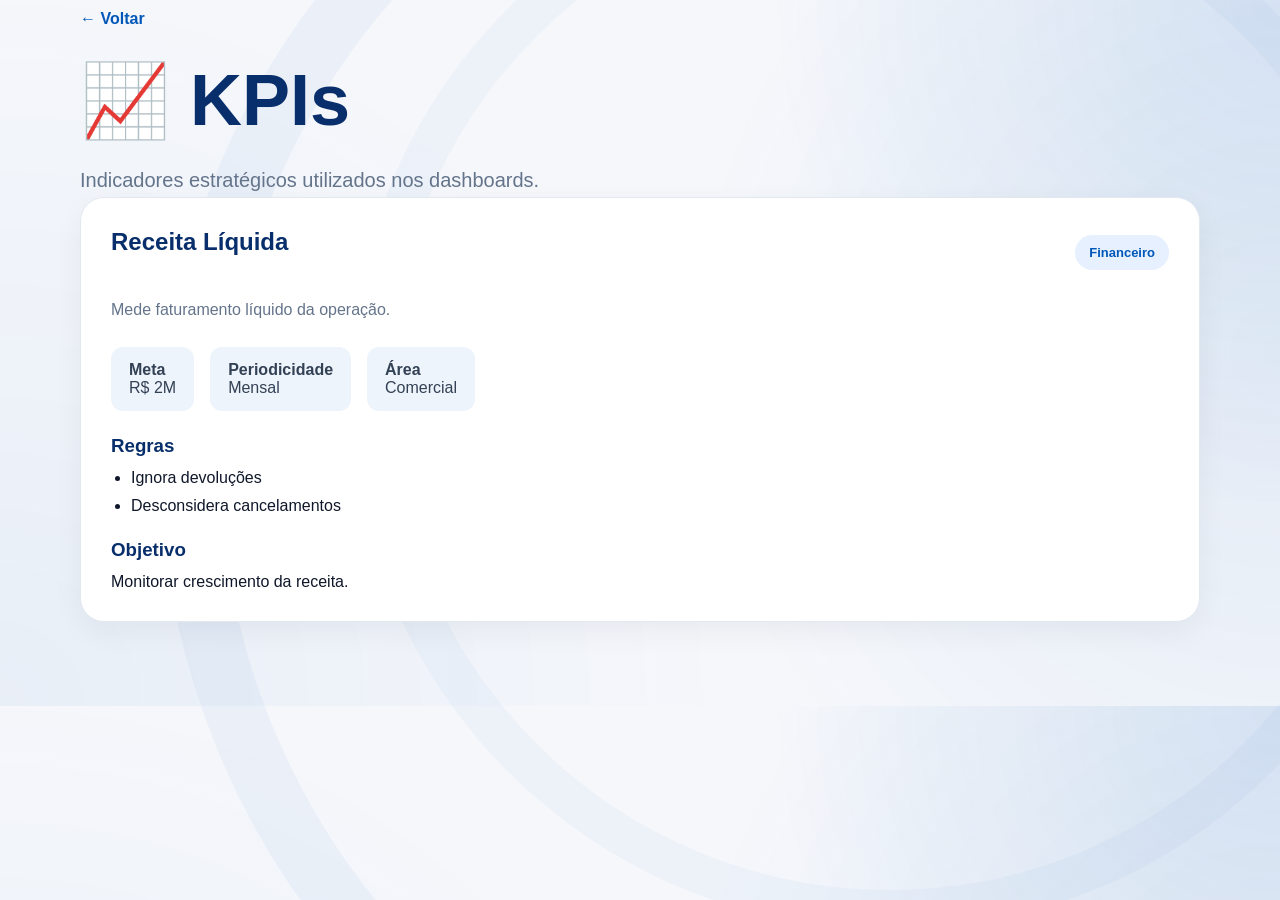
<file: kpis.html>
<!DOCTYPE html>
<html lang="pt-BR">

<head>

  <meta charset="UTF-8">

  <meta name="viewport"
        content="width=device-width, initial-scale=1.0">

  <title>KPIs</title>

  <link rel="stylesheet" href="style.css">

</head>

<body>

  <main class="doc-page">

    <a href="index.html"
       class="back-btn">

      ← Voltar

    </a>

    <h1>📈 KPIs</h1>

    <p class="subtitle">
      Indicadores estratégicos utilizados nos dashboards.
    </p>

    <!-- CARD -->

    <section class="doc-card">

      <div class="doc-header">

        <h2>Receita Líquida</h2>

        <span class="doc-badge">
          Financeiro
        </span>

      </div>

      <p class="doc-description">
        Mede faturamento líquido da operação.
      </p>

      <div class="info-group">

        <div class="info-item">
          <strong>Meta</strong><br>
          R$ 2M
        </div>

        <div class="info-item">
          <strong>Periodicidade</strong><br>
          Mensal
        </div>

        <div class="info-item">
          <strong>Área</strong><br>
          Comercial
        </div>

      </div>

      <h3>Regras</h3>

      <ul>

        <li>Ignora devoluções</li>

        <li>Desconsidera cancelamentos</li>

      </ul>

      <h3>Objetivo</h3>

      <p>
        Monitorar crescimento da receita.
      </p>

    </section>

  </main>

</body>

</html>
</file>
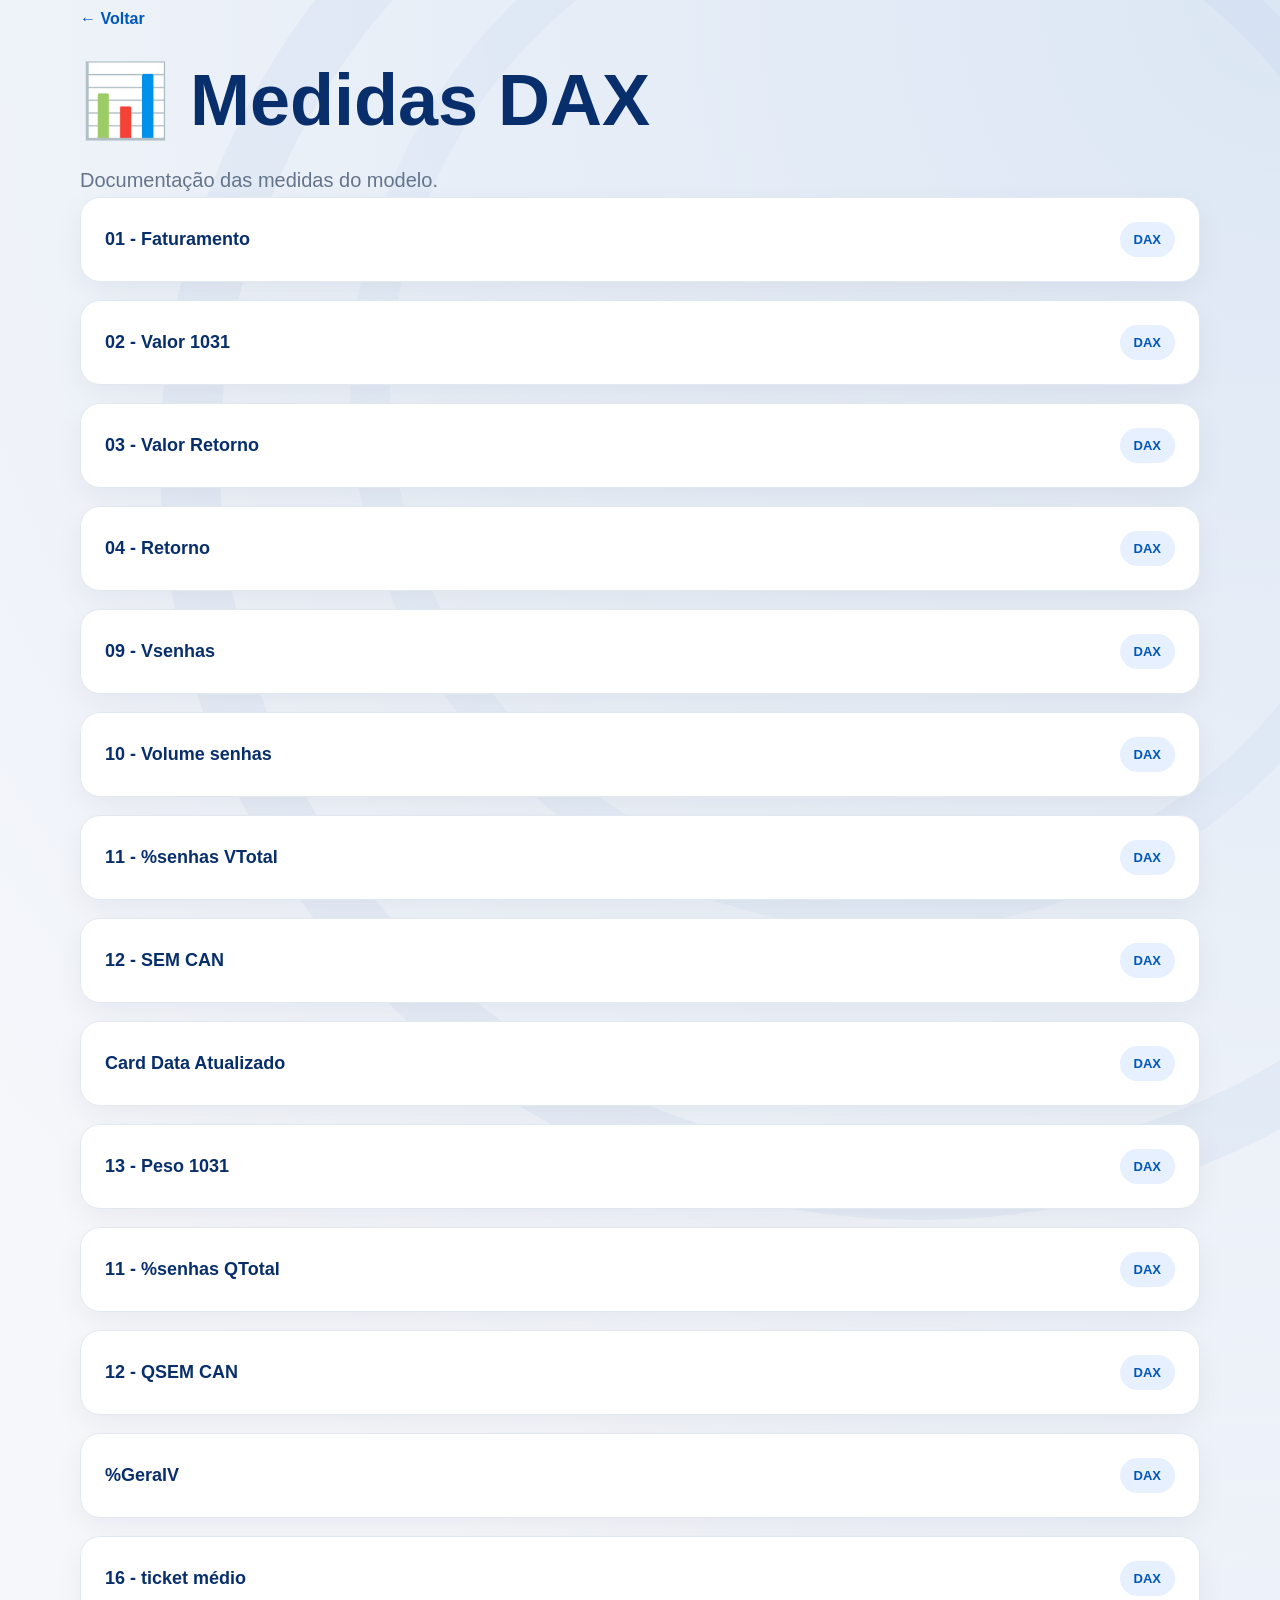
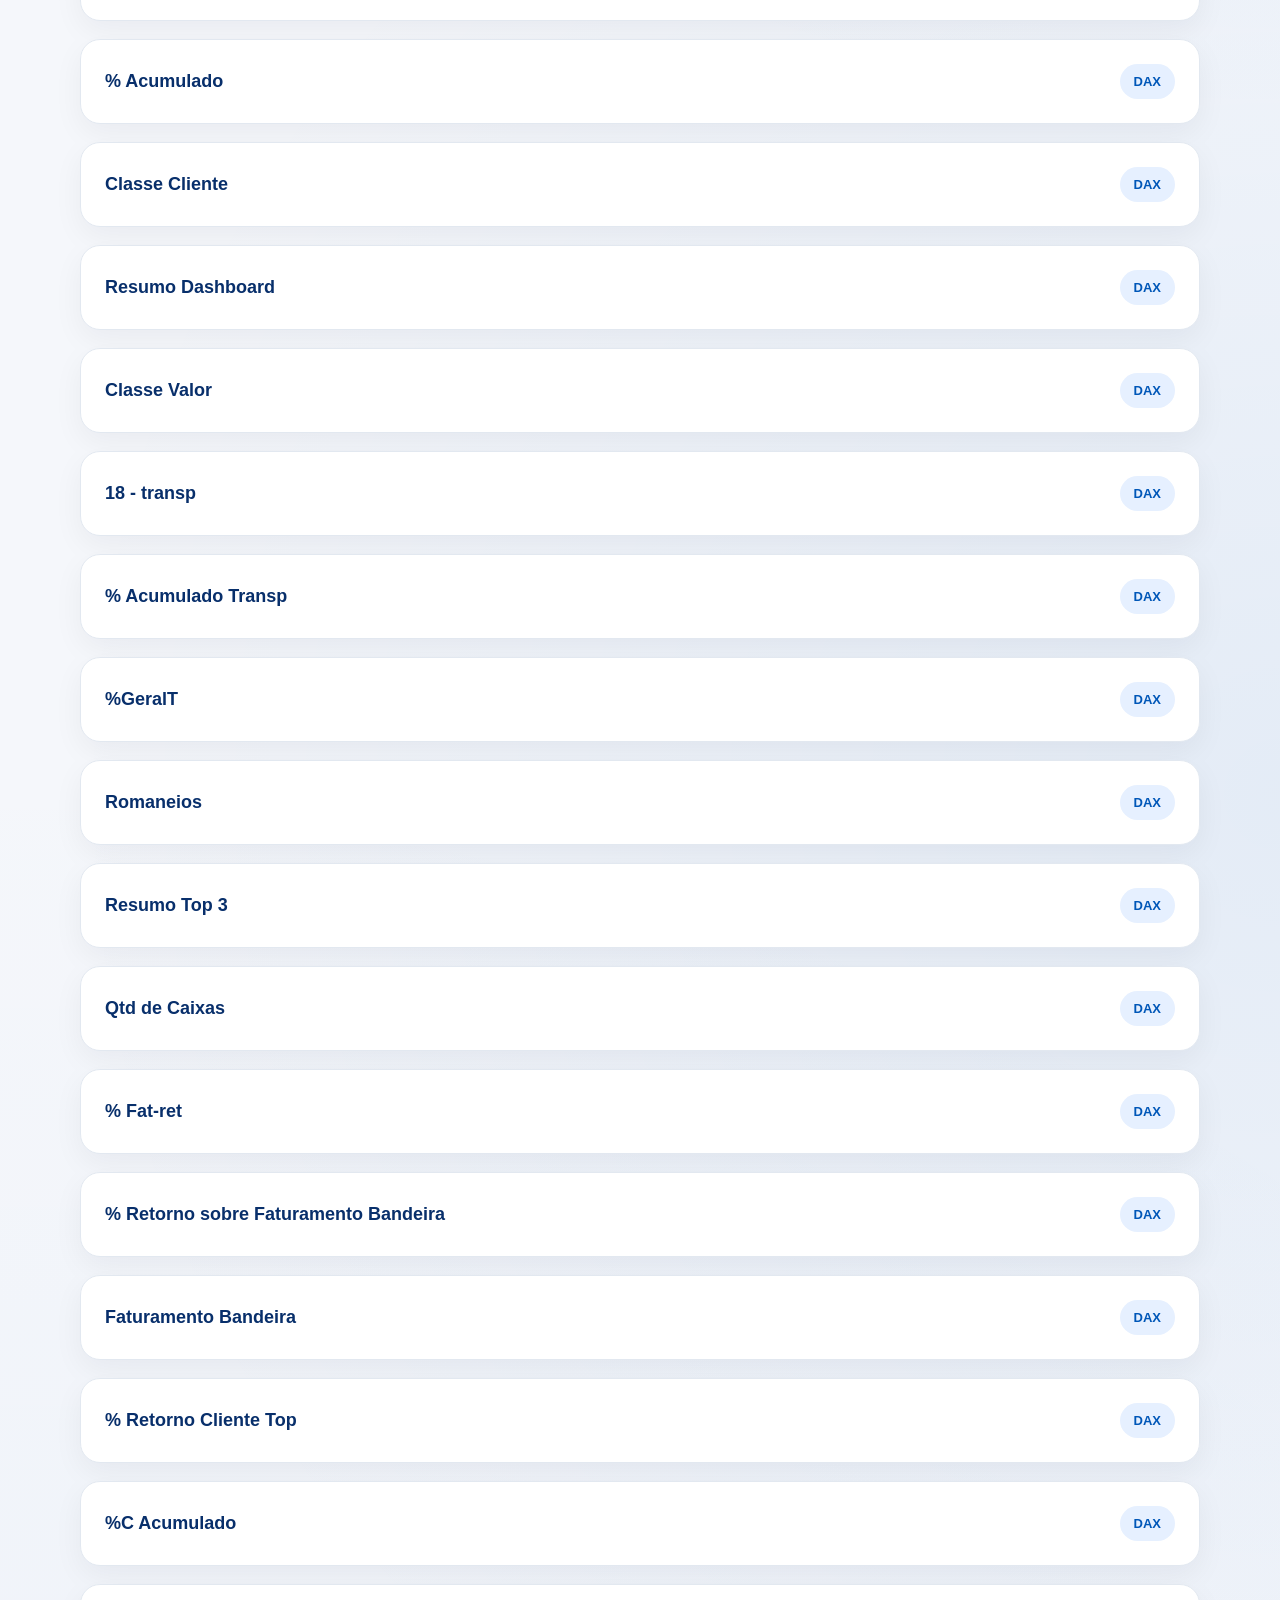
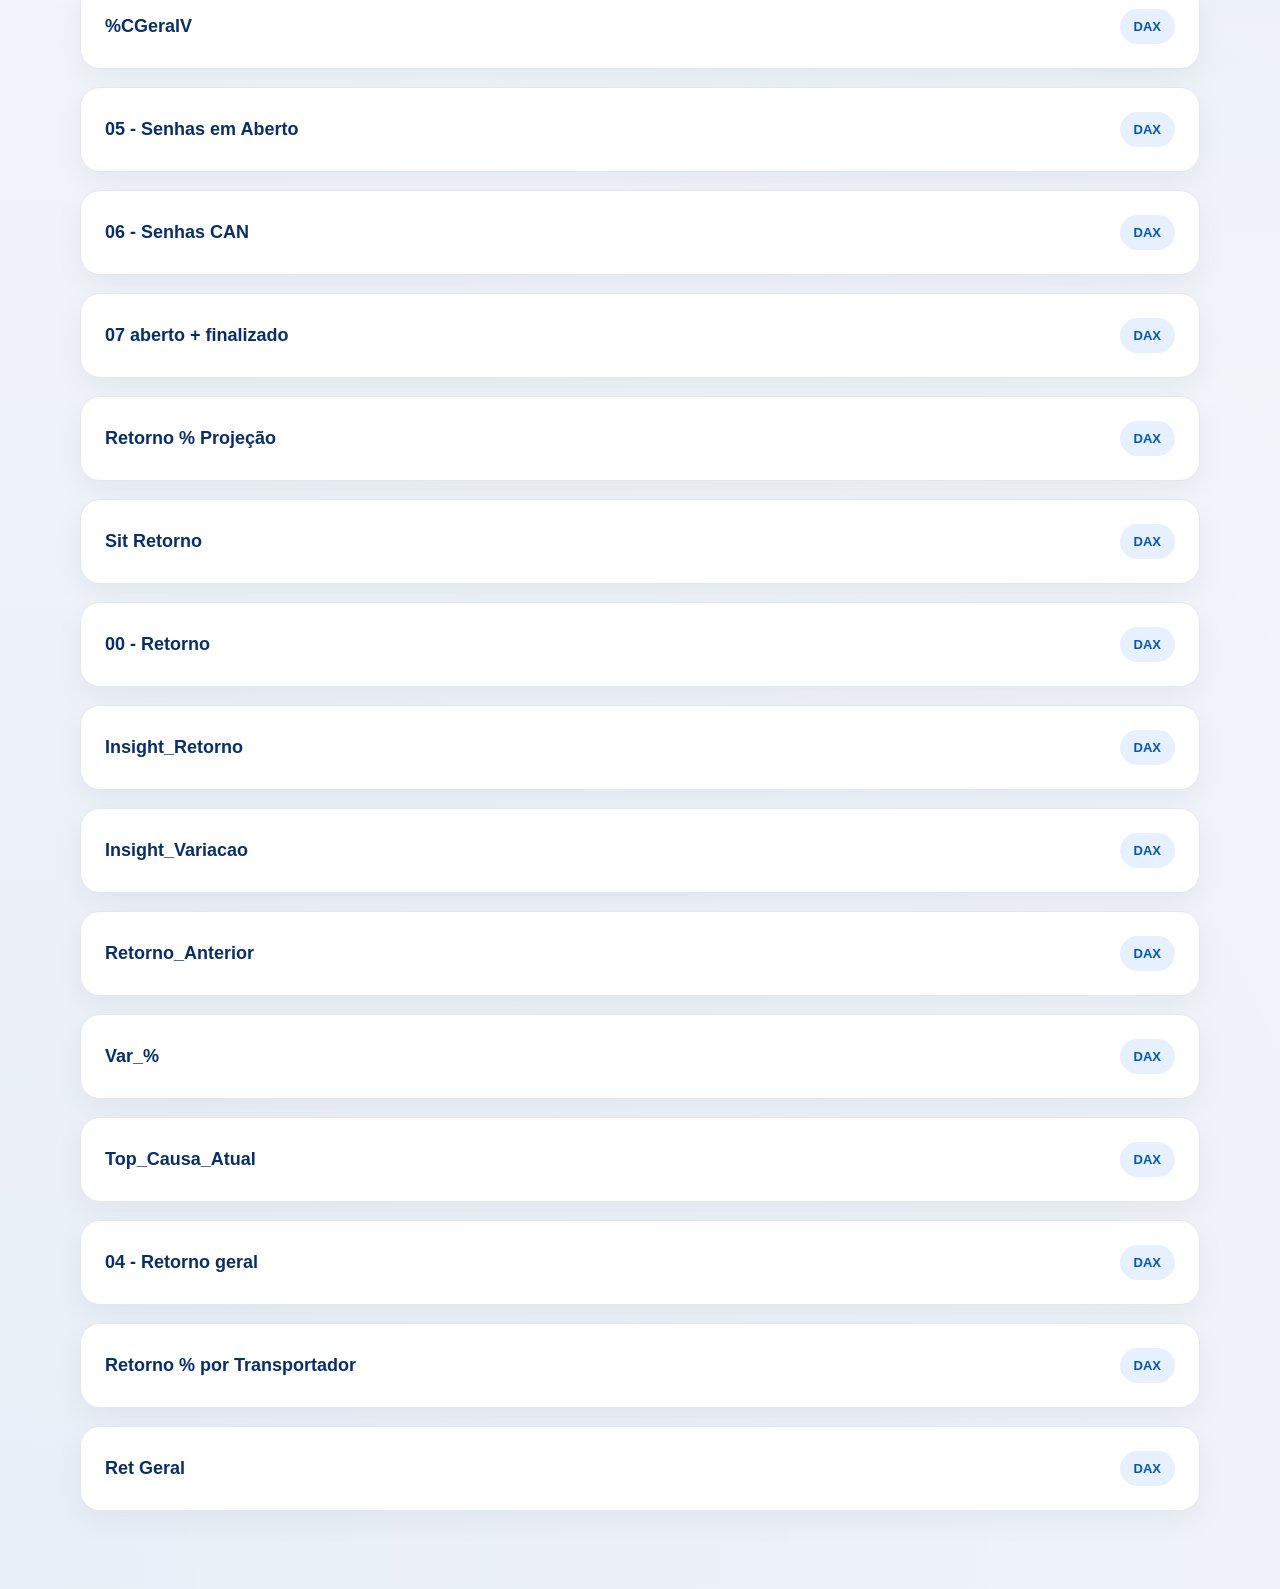
<file: medidas.html>
<!DOCTYPE html>
<html lang="pt-BR">
<head>
<meta charset="UTF-8">
<meta name="viewport" content="width=device-width, initial-scale=1.0">
<title>Medidas DAX</title>
<link rel="icon" type="image/png" href="favicon.png">
<link rel="shortcut icon" href="favicon.png">

<link rel="stylesheet" href="style.css">
</head>
<body>

<main class="doc-page">
<a href="index.html" class="back-btn">← Voltar</a>
<h1>📊 Medidas DAX</h1>
<p class="subtitle">Documentação das medidas do modelo.</p>

<details class="measure-card">
  <summary>
    <span class="measure-title">01 - Faturamento</span>
    <span class="doc-badge">DAX</span>
  </summary>
  <div class="measure-content">
    <p class="doc-description">Documentação da medida 01 - Faturamento.</p>
    <h3>Fórmula DAX</h3>
    <pre class="big-code"><code>SUM('PFT 1302'[VALOR_NOTA])</code></pre>
    <h3>Observações</h3>
    <p>Preencher regra de negócio e observações.</p>
  </div>
</details>

<details class="measure-card">
  <summary>
    <span class="measure-title">02 - Valor 1031</span>
    <span class="doc-badge">DAX</span>
  </summary>
  <div class="measure-content">
    <p class="doc-description">Documentação da medida 02 - Valor 1031.</p>
    <h3>Fórmula DAX</h3>
    <pre class="big-code"><code>SUM('PEX 1031'[VALOR])</code></pre>
    <h3>Observações</h3>
    <p>Preencher regra de negócio e observações.</p>
  </div>
</details>

<details class="measure-card">
  <summary>
    <span class="measure-title">03 - Valor Retorno</span>
    <span class="doc-badge">DAX</span>
  </summary>
  <div class="measure-content">
    <p class="doc-description">Documentação da medida 03 - Valor Retorno.</p>
    <h3>Fórmula DAX</h3>
    <pre class="big-code"><code>CALCULATE(
    SUM('PEX 1031'[VALOR]),
    'PEX 1031'[TIPO] = "P",
    'PEX 1031'[SIT] = "FIM"
)
+
CALCULATE(
    SUM('PEX 1031'[VALOR]),
    'PEX 1031'[TIPO] = "T",
    'PEX 1031'[SIT] = "REC")
  </code></pre>
    <h3>Observações</h3>
    <p>Preencher regra de negócio e observações.</p>
  </div>
</details>

<details class="measure-card">
  <summary>
    <span class="measure-title">04 - Retorno</span>
    <span class="doc-badge">DAX</span>
  </summary>
  <div class="measure-content">
    <p class="doc-description">Documentação da medida 04 - Retorno.</p>
    <h3>Fórmula DAX</h3>
    <pre class="big-code"><code>DIVIDE([03 - Valor Retorno],[01 - Faturamento])</code></pre>
    <h3>Observações</h3>
    <p>Preencher regra de negócio e observações.</p>
  </div>
</details>

<details class="measure-card">
  <summary>
    <span class="measure-title">09 - Vsenhas</span>
    <span class="doc-badge">DAX</span>
  </summary>
  <div class="measure-content">
    <p class="doc-description">Documentação da medida 09 - Vsenhas.</p>
    <h3>Fórmula DAX</h3>
    <pre class="big-code"><code>SUM('PEX 1031'[VALOR])</code></pre>
    <h3>Observações</h3>
    <p>Preencher regra de negócio e observações.</p>
  </div>
</details>

<details class="measure-card">
  <summary>
    <span class="measure-title">10 - Volume senhas</span>
    <span class="doc-badge">DAX</span>
  </summary>
  <div class="measure-content">
    <p class="doc-description">Documentação da medida 10 - Volume senhas.</p>
    <h3>Fórmula DAX</h3>
    <pre class="big-code"><code>DISTINCTCOUNT('PEX 1031'[SENHA])</code></pre>
    <h3>Observações</h3>
    <p>Preencher regra de negócio e observações.</p>
  </div>
</details>

<details class="measure-card">
  <summary>
    <span class="measure-title">11 - %senhas VTotal</span>
    <span class="doc-badge">DAX</span>
  </summary>
  <div class="measure-content">
    <p class="doc-description">Documentação da medida 11 - %senhas VTotal.</p>
    <h3>Fórmula DAX</h3>
    <pre class="big-code"><code>DIVIDE(
    [12 - SEM CAN],
    CALCULATE(
        [09 - Vsenhas],
        ALLEXCEPT('PEX 1031', 'DimCalendario'[Data])
    )
)</code></pre>
    <h3>Observações</h3>
    <p>Preencher regra de negócio e observações.</p>
  </div>
</details>

<details class="measure-card">
  <summary>
    <span class="measure-title">12 - SEM CAN</span>
    <span class="doc-badge">DAX</span>
  </summary>
  <div class="measure-content">
    <p class="doc-description">Documentação da medida 12 - SEM CAN.</p>
    <h3>Fórmula DAX</h3>
    <pre class="big-code"><code>CALCULATE(
    SUM('PEX 1031'[VALOR]),
    'PEX 1031'[SIT] <> "CAN"
)</code></pre>
    <h3>Observações</h3>
    <p>Preencher regra de negócio e observações.</p>
  </div>
</details>

<details class="measure-card">
  <summary>
    <span class="measure-title">Card Data Atualizado</span>
    <span class="doc-badge">DAX</span>
  </summary>
  <div class="measure-content">
    <p class="doc-description">Documentação da medida Card Data Atualizado.</p>
    <h3>Fórmula DAX</h3>
    <pre class="big-code"><code>var _valor = SELECTEDVALUE(dTime[Data Atualizado2])
var _dia = FORMAT(_valor, "DD/MMMM")
var _hora = FORMAT(HOUR(_valor), "00")
var _minuto = FORMAT(MINUTE(_valor), "00")
RETURN
_dia & " " &_hora & "h" & _minuto</code></pre>
    <h3>Observações</h3>
    <p>Preencher regra de negócio e observações.</p>
  </div>
</details>

<details class="measure-card">
  <summary>
    <span class="measure-title">13 - Peso 1031</span>
    <span class="doc-badge">DAX</span>
  </summary>
  <div class="measure-content">
    <p class="doc-description">Documentação da medida 13 - Peso 1031.</p>
    <h3>Fórmula DAX</h3>
    <pre class="big-code"><code>SUM('PEX 1031'[PESO])</code></pre>
    <h3>Observações</h3>
    <p>Preencher regra de negócio e observações.</p>
  </div>
</details>

<details class="measure-card">
  <summary>
    <span class="measure-title">11 - %senhas QTotal</span>
    <span class="doc-badge">DAX</span>
  </summary>
  <div class="measure-content">
    <p class="doc-description">Documentação da medida 11 - %senhas QTotal.</p>
    <h3>Fórmula DAX</h3>
    <pre class="big-code"><code>DIVIDE(
    [12 - QSEM CAN],
    CALCULATE(
        [10 - Volume senhas],
        ALLEXCEPT('PEX 1031', 'DimCalendario'[Data])
    )
)</code></pre>
    <h3>Observações</h3>
    <p>Preencher regra de negócio e observações.</p>
  </div>
</details>

<details class="measure-card">
  <summary>
    <span class="measure-title">12 - QSEM CAN</span>
    <span class="doc-badge">DAX</span>
  </summary>
  <div class="measure-content">
    <p class="doc-description">Documentação da medida 12 - QSEM CAN.</p>
    <h3>Fórmula DAX</h3>
    <pre class="big-code"><code>CALCULATE(
    DISTINCTCOUNT('PEX 1031'[SENHA]),
    'PEX 1031'[SIT] <> "CAN"
)</code></pre>
    <h3>Observações</h3>
    <p>Preencher regra de negócio e observações.</p>
  </div>
</details>

<details class="measure-card">
  <summary>
    <span class="measure-title">%GeralV</span>
    <span class="doc-badge">DAX</span>
  </summary>
  <div class="measure-content">
    <p class="doc-description">Documentação da medida %GeralV.</p>
    <h3>Fórmula DAX</h3>
    <pre class="big-code"><code>DIVIDE(
    [09 - Vsenhas],
    CALCULATE([09 - Vsenhas], ALL('DimClientes'[BANDEIRA]))
)</code></pre>
    <h3>Observações</h3>
    <p>Preencher regra de negócio e observações.</p>
  </div>
</details>

<details class="measure-card">
  <summary>
    <span class="measure-title">16 - ticket médio</span>
    <span class="doc-badge">DAX</span>
  </summary>
  <div class="measure-content">
    <p class="doc-description">Documentação da medida 16 - ticket médio.</p>
    <h3>Fórmula DAX</h3>
    <pre class="big-code"><code>DIVIDE([09 - Vsenhas],[10 - Volume senhas])</code></pre>
    <h3>Observações</h3>
    <p>Preencher regra de negócio e observações.</p>
  </div>
</details>

<details class="measure-card">
  <summary>
    <span class="measure-title">% Acumulado</span>
    <span class="doc-badge">DAX</span>
  </summary>
  <div class="measure-content">
    <p class="doc-description">Documentação da medida % Acumulado.</p>
    <h3>Fórmula DAX</h3>
    <pre class="big-code"><code>VAR RankingCliente =
    RANKX(
        ALLSELECTED('DimClientes'[BANDEIRA]),
        [%GeralV],
        ,
        DESC
    )
RETURN
CALCULATE(
    SUMX(
        TOPN(
            RankingCliente,
            ALLSELECTED('DimClientes'[BANDEIRA]),
            [%GeralV],
            DESC
        ),
        [%GeralV]
    )
)</code></pre>
    <h3>Observações</h3>
    <p>Preencher regra de negócio e observações.</p>
  </div>
</details>

<details class="measure-card">
  <summary>
    <span class="measure-title">Classe Cliente</span>
    <span class="doc-badge">DAX</span>
  </summary>
  <div class="measure-content">
    <p class="doc-description">Documentação da medida Classe Cliente.</p>
    <h3>Fórmula DAX</h3>
    <pre class="big-code"><code>SWITCH(
    TRUE(),
    [%GeralV] >= 0.05, "🔴",
    [%GeralV] >= 0.02, "🟠",
    [%GeralV] >= 0.01, "🟡",
    "⚪️"
    //"🟢"
)</code></pre>
    <h3>Observações</h3>
    <p>Preencher regra de negócio e observações.</p>
  </div>
</details>

<details class="measure-card">
  <summary>
    <span class="measure-title">Resumo Dashboard</span>
    <span class="doc-badge">DAX</span>
  </summary>
  <div class="measure-content">
    <p class="doc-description">Documentação da medida Resumo Dashboard.</p>
    <h3>Fórmula DAX</h3>
    <pre class="big-code"><code>VAR TotalValor = [09 - Vsenhas]
VAR TotalVolume = [10 - Volume senhas]
VAR TicketMedio = [16 - ticket médio]

VAR BandeiraTop =
TOPN(
    1,
    ALL('DimClientes'[BANDEIRA]),
    [09 - Vsenhas],
    DESC
)

VAR NomeBandeira =
MAXX(BandeiraTop, 'DimClientes'[BANDEIRA])

VAR PercBandeira =
MAXX(BandeiraTop, [%GeralV])

VAR RetornoBandeiraTop =
    CALCULATE(
        [09 - Vsenhas],
        BandeiraTop
    )

VAR FaturamentoBandeiraTop =
    CALCULATE(
        [01 - Faturamento],
        BandeiraTop
    )

VAR PercSobreFaturamento =
    DIVIDE(RetornoBandeiraTop, FaturamentoBandeiraTop)

RETURN
"Foram registradas "
& FORMAT(TotalVolume,"#,##0")
& " senhas, totalizando "
& FORMAT(TotalValor,"R$ #,##0")
& " em retornos. Ticket médio de "
& FORMAT(TicketMedio,"R$ #,##0")
& ". A bandeira com maior impacto é "
& NomeBandeira
& ", representando "
& FORMAT(PercBandeira,"0.00%")
& " do total, e seu retorno equivale a "
& FORMAT(PercSobreFaturamento,"0.00%")
& " do faturamento próprio."</code></pre>
    <h3>Observações</h3>
    <p>Preencher regra de negócio e observações.</p>
  </div>
</details>

<details class="measure-card">
  <summary>
    <span class="measure-title">Classe Valor</span>
    <span class="doc-badge">DAX</span>
  </summary>
  <div class="measure-content">
    <p class="doc-description">Documentação da medida Classe Valor.</p>
    <h3>Fórmula DAX</h3>
    <pre class="big-code"><code>SWITCH(
    TRUE(),
    [09 - Vsenhas] >= 0.05, "🔴",
    [09 - Vsenhas] >= 0.02, "🟠",
    [09 - Vsenhas] >= 0.01, "🟡",
    "🟢"
)</code></pre>
    <h3>Observações</h3>
    <p>Preencher regra de negócio e observações.</p>
  </div>
</details>

<details class="measure-card">
  <summary>
    <span class="measure-title">18 - transp</span>
    <span class="doc-badge">DAX</span>
  </summary>
  <div class="measure-content">
    <p class="doc-description">Documentação da medida 18 - transp.</p>
    <h3>Fórmula DAX</h3>
    <pre class="big-code"><code>DISTINCTCOUNT('PEX 1031'[NMTRANSP])</code></pre>
    <h3>Observações</h3>
    <p>Preencher regra de negócio e observações.</p>
  </div>
</details>

<details class="measure-card">
  <summary>
    <span class="measure-title">% Acumulado Transp</span>
    <span class="doc-badge">DAX</span>
  </summary>
  <div class="measure-content">
    <p class="doc-description">Documentação da medida % Acumulado Transp.</p>
    <h3>Fórmula DAX</h3>
    <pre class="big-code"><code>VAR RankingCliente =
    RANKX(
        ALLSELECTED('PEX 1031'[NMTRANSP]),
        [%GeralT],
        ,
        DESC
    )
RETURN
CALCULATE(
    SUMX(
        TOPN(
            RankingCliente,
            ALLSELECTED('PEX 1031'[NMTRANSP]),
            [%GeralT],
            DESC
        ),
        [%GeralT]
    )
)</code></pre>
    <h3>Observações</h3>
    <p>Preencher regra de negócio e observações.</p>
  </div>
</details>

<details class="measure-card">
  <summary>
    <span class="measure-title">%GeralT</span>
    <span class="doc-badge">DAX</span>
  </summary>
  <div class="measure-content">
    <p class="doc-description">Documentação da medida %GeralT.</p>
    <h3>Fórmula DAX</h3>
    <pre class="big-code"><code>DIVIDE(
    [09 - Vsenhas],
    CALCULATE([09 - Vsenhas], ALL('PEX 1031'[NMTRANSP]))
)</code></pre>
    <h3>Observações</h3>
    <p>Preencher regra de negócio e observações.</p>
  </div>
</details>

<details class="measure-card">
  <summary>
    <span class="measure-title">Romaneios</span>
    <span class="doc-badge">DAX</span>
  </summary>
  <div class="measure-content">
    <p class="doc-description">Documentação da medida Romaneios.</p>
    <h3>Fórmula DAX</h3>
    <pre class="big-code"><code>DISTINCTCOUNT('PFT 1302'[ROMANEIO])</code></pre>
    <h3>Observações</h3>
    <p>Preencher regra de negócio e observações.</p>
  </div>
</details>

<details class="measure-card">
  <summary>
    <span class="measure-title">Resumo Top 3</span>
    <span class="doc-badge">DAX</span>
  </summary>
  <div class="measure-content">
    <p class="doc-description">Documentação da medida Resumo Top 3.</p>
    <h3>Fórmula DAX</h3>
    <pre class="big-code"><code>VAR Top3Clientes =
    TOPN(
        3,
        ADDCOLUMNS(
            VALUES(DimClientes[BANDEIRA]),
            "Valor", [09 - Vsenhas]
        ),
        [Valor], DESC
    )

RETURN
"Top 3 clientes de retorno

"
&
CONCATENATEX(
    Top3Clientes, 
    'DimClientes'[BANDEIRA] & " " & FORMAT([Valor], "- R$ #,##0"),
    UNICHAR(10),
    [Valor], DESC
)</code></pre>
    <h3>Observações</h3>
    <p>Preencher regra de negócio e observações.</p>
  </div>
</details>

<details class="measure-card">
  <summary>
    <span class="measure-title">Qtd de Caixas</span>
    <span class="doc-badge">DAX</span>
  </summary>
  <div class="measure-content">
    <p class="doc-description">Documentação da medida Qtd de Caixas.</p>
    <h3>Fórmula DAX</h3>
    <pre class="big-code"><code>SUM('PEX 1031'[QTDE])</code></pre>
    <h3>Observações</h3>
    <p>Preencher regra de negócio e observações.</p>
  </div>
</details>

<details class="measure-card">
  <summary>
    <span class="measure-title">% Fat-ret</span>
    <span class="doc-badge">DAX</span>
  </summary>
  <div class="measure-content">
    <p class="doc-description">Documentação da medida % Fat-ret.</p>
    <h3>Fórmula DAX</h3>
    <pre class="big-code"><code>DIVIDE([09 - Vsenhas],[01 - Faturamento])</code></pre>
    <h3>Observações</h3>
    <p>Preencher regra de negócio e observações.</p>
  </div>
</details>

<details class="measure-card">
  <summary>
    <span class="measure-title">% Retorno sobre Faturamento Bandeira</span>
    <span class="doc-badge">DAX</span>
  </summary>
  <div class="measure-content">
    <p class="doc-description">Documentação da medida % Retorno sobre Faturamento Bandeira.</p>
    <h3>Fórmula DAX</h3>
    <pre class="big-code"><code>DIVIDE(
    [09 - Vsenhas],          -- retorno
    [01 - Faturamento]   -- total da bandeira
)</code></pre>
    <h3>Observações</h3>
    <p>Preencher regra de negócio e observações.</p>
  </div>
</details>

<details class="measure-card">
  <summary>
    <span class="measure-title">Faturamento Bandeira</span>
    <span class="doc-badge">DAX</span>
  </summary>
  <div class="measure-content">
    <p class="doc-description">Documentação da medida Faturamento Bandeira.</p>
    <h3>Fórmula DAX</h3>
    <pre class="big-code"><code>CALCULATE(SUM('PFT 1302'[VALOR_NOTA]), DimClientes[BANDEIRA])</code></pre>
    <h3>Observações</h3>
    <p>Preencher regra de negócio e observações.</p>
  </div>
</details>

<details class="measure-card">
  <summary>
    <span class="measure-title">% Retorno Cliente Top</span>
    <span class="doc-badge">DAX</span>
  </summary>
  <div class="measure-content">
    <p class="doc-description">Documentação da medida % Retorno Cliente Top.</p>
    <h3>Fórmula DAX</h3>
    <pre class="big-code"><code>VAR ClienteTop =
    TOPN(
        1,
        ALL('PEX 1031'[CLIENTE]),
        [09 - Vsenhas],
        DESC
    )

VAR RetornoClienteTop =
    CALCULATE(
        [09 - Vsenhas],
        ClienteTop
    )

VAR FaturamentoClienteTop =
    CALCULATE(
        [01 - Faturamento],
        ClienteTop
    )

RETURN
DIVIDE(RetornoClienteTop, FaturamentoClienteTop)
</code></pre>
    <h3>Observações</h3>
    <p>Preencher regra de negócio e observações.</p>
  </div>
</details>

<details class="measure-card">
  <summary>
    <span class="measure-title">%C Acumulado</span>
    <span class="doc-badge">DAX</span>
  </summary>
  <div class="measure-content">
    <p class="doc-description">Documentação da medida %C Acumulado.</p>
    <h3>Fórmula DAX</h3>
    <pre class="big-code"><code>VAR RankingCliente =
    RANKX(
        ALLSELECTED('PEX 1031'[CLIENTE]),
        [%CGeralV],
        ,
        DESC
    )
RETURN
CALCULATE(
    SUMX(
        TOPN(
            RankingCliente,
            ALLSELECTED('PEX 1031'[CLIENTE]),
            [%cGeralV],
            DESC
        ),
        [%cGeralV]
    )
)
</code></pre>
    <h3>Observações</h3>
    <p>Preencher regra de negócio e observações.</p>
  </div>
</details>

<details class="measure-card">
  <summary>
    <span class="measure-title">%CGeralV</span>
    <span class="doc-badge">DAX</span>
  </summary>
  <div class="measure-content">
    <p class="doc-description">Documentação da medida %CGeralV.</p>
    <h3>Fórmula DAX</h3>
    <pre class="big-code"><code>DIVIDE(
    [09 - Vsenhas],
    CALCULATE([09 - Vsenhas], ALL('PEX 1031'[CLIENTE]))
)
</code></pre>
    <h3>Observações</h3>
    <p>Preencher regra de negócio e observações.</p>
  </div>
</details>

<details class="measure-card">
  <summary>
    <span class="measure-title">05 - Senhas em Aberto</span>
    <span class="doc-badge">DAX</span>
  </summary>
  <div class="measure-content">
    <p class="doc-description">Documentação da medida 05 - Senhas em Aberto.</p>
    <h3>Fórmula DAX</h3>
    <pre class="big-code"><code>CALCULATE(
    SUM('PEX 1031'[VALOR]),
    'PEX 1031'[TIPO] = "P",
    'PEX 1031'[SIT] = "REC"
)
+
CALCULATE(
    SUM('PEX 1031'[VALOR]),
    'PEX 1031'[TIPO] = "T",
    'PEX 1031'[SIT] = "IN"
)
+
CALCULATE(
    SUM('PEX 1031'[VALOR]),
    'PEX 1031'[TIPO] = "P",
    'PEX 1031'[SIT] = "IN"
)
</code></pre>
    <h3>Observações</h3>
    <p>Preencher regra de negócio e observações.</p>
  </div>
</details>

<details class="measure-card">
  <summary>
    <span class="measure-title">06 - Senhas CAN</span>
    <span class="doc-badge">DAX</span>
  </summary>
  <div class="measure-content">
    <p class="doc-description">Documentação da medida 06 - Senhas CAN.</p>
    <h3>Fórmula DAX</h3>
    <pre class="big-code"><code>CALCULATE(
    SUM('PEX 1031'[VALOR]),
    'PEX 1031'[SIT] = "CAN"
)
</code></pre>
    <h3>Observações</h3>
    <p>Preencher regra de negócio e observações.</p>
  </div>
</details>

<details class="measure-card">
  <summary>
    <span class="measure-title">07 aberto + finalizado</span>
    <span class="doc-badge">DAX</span>
  </summary>
  <div class="measure-content">
    <p class="doc-description">Documentação da medida 07 aberto + finalizado.</p>
    <h3>Fórmula DAX</h3>
    <pre class="big-code"><code>[05 - Senhas em Aberto]+[03 - Valor Retorno]</code></pre>
    <h3>Observações</h3>
    <p>Preencher regra de negócio e observações.</p>
  </div>
</details>

<details class="measure-card">
  <summary>
    <span class="measure-title">Retorno % Projeção</span>
    <span class="doc-badge">DAX</span>
  </summary>
  <div class="measure-content">
    <p class="doc-description">Documentação da medida Retorno % Projeção.</p>
    <h3>Fórmula DAX</h3>
    <pre class="big-code"><code>CALCULATE(
    DIVIDE([07 aberto + finalizado],[01 - Faturamento]))</code></pre>
    <h3>Observações</h3>
    <p>Preencher regra de negócio e observações.</p>
  </div>
</details>

<details class="measure-card">
  <summary>
    <span class="measure-title">Sit Retorno</span>
    <span class="doc-badge">DAX</span>
  </summary>
  <div class="measure-content">
    <p class="doc-description">Documentação da medida Sit Retorno.</p>
    <h3>Fórmula DAX</h3>
    <pre class="big-code"><code>IF([04 - Retorno]> 3.6, "🔴","🟢")</code></pre>
    <h3>Observações</h3>
    <p>Preencher regra de negócio e observações.</p>
  </div>
</details>

<details class="measure-card">
  <summary>
    <span class="measure-title">00 - Retorno</span>
    <span class="doc-badge">DAX</span>
  </summary>
  <div class="measure-content">
    <p class="doc-description">Documentação da medida 00 - Retorno.</p>
    <h3>Fórmula DAX</h3>
    <pre class="big-code"><code>DIVIDE([03 - Valor Retorno],[01 - Faturamento])</code></pre>
    <h3>Observações</h3>
    <p>Preencher regra de negócio e observações.</p>
  </div>
</details>

<details class="measure-card">
  <summary>
    <span class="measure-title">Insight_Retorno</span>
    <span class="doc-badge">DAX</span>
  </summary>
  <div class="measure-content">
    <p class="doc-description">Documentação da medida Insight_Retorno.</p>
    <h3>Fórmula DAX</h3>
    <pre class="big-code"><code>VAR TabelaBase =
    ADDCOLUMNS(
        ALLSELECTED('PEX 1031'[CAUSA_AGRUPADA]),
        "Valor", [03 - Valor Retorno]
    )

VAR Total =
    SUMX(TabelaBase, [Valor])

VAR TabelaRank =
    ADDCOLUMNS(
        TabelaBase,
        "Rank",
            RANKX(TabelaBase, [Valor], , DESC),
        "Acum",
            VAR RankAtual = RANKX(TabelaBase, [Valor], , DESC)
            RETURN
                DIVIDE(
                    SUMX(
                        FILTER(TabelaBase, RANKX(TabelaBase, [Valor], , DESC) <= RankAtual),
                        [Valor]
                    ),
                    Total
                )
    )

VAR Top1 =
    TOPN(1, TabelaBase, [Valor], DESC)

VAR NomeTop =
    MAXX(Top1, 'PEX 1031'[CAUSA_AGRUPADA])

VAR ValorTop =
    MAXX(Top1, [Valor])

VAR Ate80 =
    FILTER(TabelaRank, [Acum] <= 0.8)

VAR Qt =
    COUNTROWS(Ate80)

VAR Perc =
    MAXX(Ate80, [Acum])

RETURN
FORMAT(Perc, "0%") &
" do retorno vem de " &
Qt &
" causas, lideradas por " &
NomeTop &
" (" & FORMAT(ValorTop, "R$ #,##0") & ")."
</code></pre>
    <h3>Observações</h3>
    <p>Preencher regra de negócio e observações.</p>
  </div>
</details>

<details class="measure-card">
  <summary>
    <span class="measure-title">Insight_Variacao</span>
    <span class="doc-badge">DAX</span>
  </summary>
  <div class="measure-content">
    <p class="doc-description">Documentação da medida Insight_Variacao.</p>
    <h3>Fórmula DAX</h3>
    <pre class="big-code"><code>VAR Vari = [Var_%]
VAR Causa = [Top_Causa_Atual]

RETURN
SWITCH(
    TRUE(),
    
    Vari > 0.05,
    "🔴 Retorno subiu " & FORMAT(Vari, "+0%") & 
    " vs última semana (D-7), puxado por " & Causa,

    Vari < -0.05,
    "🟢 Retorno caiu " & FORMAT(Vari, "0%") & 
    " vs última semana (D-7), com melhora em " & Causa,

    "🟡 Retorno estável (" & FORMAT(Vari, "0%") & 
    " vs última semana)"
)
</code></pre>
    <h3>Observações</h3>
    <p>Preencher regra de negócio e observações.</p>
  </div>
</details>

<details class="measure-card">
  <summary>
    <span class="measure-title">Retorno_Anterior</span>
    <span class="doc-badge">DAX</span>
  </summary>
  <div class="measure-content">
    <p class="doc-description">Documentação da medida Retorno_Anterior.</p>
    <h3>Fórmula DAX</h3>
    <pre class="big-code"><code>CALCULATE(
    [03 - Valor Retorno],
    DATEADD(DimCalendario[Data], -7, DAY)
)</code></pre>
    <h3>Observações</h3>
    <p>Preencher regra de negócio e observações.</p>
  </div>
</details>

<details class="measure-card">
  <summary>
    <span class="measure-title">Var_%</span>
    <span class="doc-badge">DAX</span>
  </summary>
  <div class="measure-content">
    <p class="doc-description">Documentação da medida Var_%.</p>
    <h3>Fórmula DAX</h3>
    <pre class="big-code"><code>DIVIDE(
    [03 - Valor Retorno] - [Retorno_Anterior],
    [Retorno_Anterior]
)</code></pre>
    <h3>Observações</h3>
    <p>Preencher regra de negócio e observações.</p>
  </div>
</details>

<details class="measure-card">
  <summary>
    <span class="measure-title">Top_Causa_Atual</span>
    <span class="doc-badge">DAX</span>
  </summary>
  <div class="measure-content">
    <p class="doc-description">Documentação da medida Top_Causa_Atual.</p>
    <h3>Fórmula DAX</h3>
    <pre class="big-code"><code>MAXX(
    TOPN(1, ALLSELECTED('PEX 1031'[CAUSA_AGRUPADA]), [03 - Valor Retorno], DESC),
    'PEX 1031'[CAUSA_AGRUPADA]
)</code></pre>
    <h3>Observações</h3>
    <p>Preencher regra de negócio e observações.</p>
  </div>
</details>

<details class="measure-card">
  <summary>
    <span class="measure-title">04 - Retorno geral</span>
    <span class="doc-badge">DAX</span>
  </summary>
  <div class="measure-content">
    <p class="doc-description">Documentação da medida 04 - Retorno geral.</p>
    <h3>Fórmula DAX</h3>
    <pre class="big-code"><code>DIVIDE([09 - Vsenhas],[01 - Faturamento])</code></pre>
    <h3>Observações</h3>
    <p>Preencher regra de negócio e observações.</p>
  </div>
</details>

<details class="measure-card">
  <summary>
    <span class="measure-title">Retorno % por Transportador</span>
    <span class="doc-badge">DAX</span>
  </summary>
  <div class="measure-content">
    <p class="doc-description">Documentação da medida Retorno % por Transportador.</p>
    <h3>Fórmula DAX</h3>
    <pre class="big-code"><code>DIVIDE(
    CALCULATE(
        SUM('PEX 1031'[VALOR]),
        ALLEXCEPT(DimTransportador, DimTransportador[NOM_TRANSPORTADOR_VIGOR_1])
    ),
    CALCULATE(
        SUM('PFT 1302'[VALOR_NOTA]),
        ALLEXCEPT(DimTransportador, DimTransportador[NOM_TRANSPORTADOR_VIGOR_1])
    ),
    0
)</code></pre>
    <h3>Observações</h3>
    <p>Preencher regra de negócio e observações.</p>
  </div>
</details>

<details class="measure-card">
  <summary>
    <span class="measure-title">Ret Geral</span>
    <span class="doc-badge">DAX</span>
  </summary>
  <div class="measure-content">
    <p class="doc-description">Documentação da medida Ret Geral.</p>
    <h3>Fórmula DAX</h3>
    <pre class="big-code"><code>DIVIDE([09 - Vsenhas],[01 - Faturamento])</code></pre>
    <h3>Observações</h3>
    <p>Preencher regra de negócio e observações.</p>
  </div>
</details>

</main>
</body>
</html>
</file>
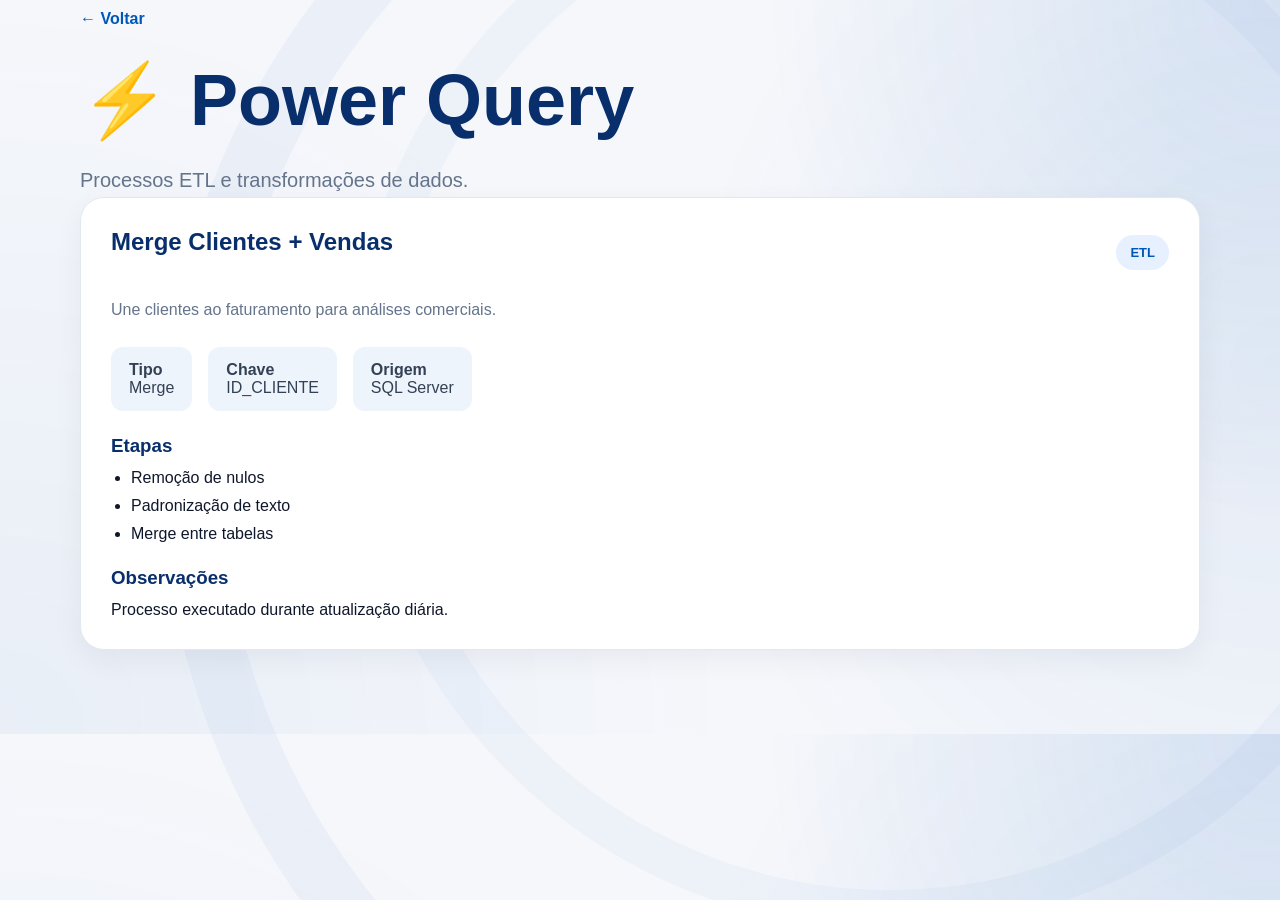
<file: powerquery.html>
<!DOCTYPE html>
<html lang="pt-BR">

<head>

  <meta charset="UTF-8">

  <meta name="viewport"
        content="width=device-width, initial-scale=1.0">

  <title>Power Query</title>

  <link rel="icon" type="image/png" href="favicon.png">
  <link rel="shortcut icon" href="favicon.png">

  <link rel="stylesheet" href="style.css">

</head>

<body>

  <main class="doc-page">

    <a href="index.html"
       class="back-btn">

      ← Voltar

    </a>

    <h1>⚡ Power Query</h1>

    <p class="subtitle">
      Processos ETL e transformações de dados.
    </p>

    <!-- CARD -->

    <section class="doc-card">

      <div class="doc-header">

        <h2>Merge Clientes + Vendas</h2>

        <span class="doc-badge">
          ETL
        </span>

      </div>

      <p class="doc-description">
        Une clientes ao faturamento para análises comerciais.
      </p>

      <div class="info-group">

        <div class="info-item">
          <strong>Tipo</strong><br>
          Merge
        </div>

        <div class="info-item">
          <strong>Chave</strong><br>
          ID_CLIENTE
        </div>

        <div class="info-item">
          <strong>Origem</strong><br>
          SQL Server
        </div>

      </div>

      <h3>Etapas</h3>

      <ul>

        <li>Remoção de nulos</li>

        <li>Padronização de texto</li>

        <li>Merge entre tabelas</li>

      </ul>

      <h3>Observações</h3>

      <p>
        Processo executado durante atualização diária.
      </p>

    </section>

  </main>

</body>

</html>
</file>
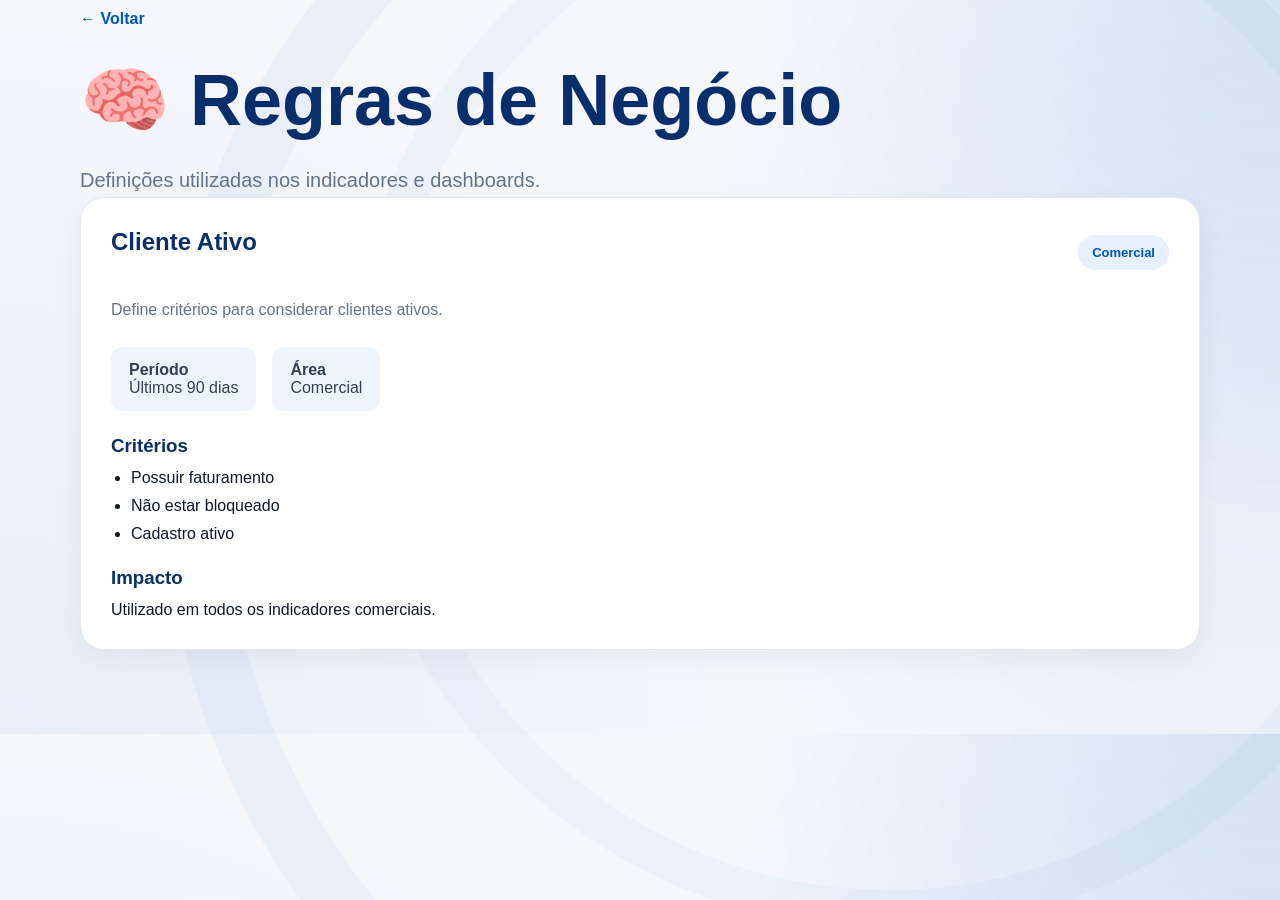
<file: regras.html>
<!DOCTYPE html>
<html lang="pt-BR">

<head>

  <meta charset="UTF-8">

  <meta name="viewport"
        content="width=device-width, initial-scale=1.0">

  <title>Regras de Negócio</title>

  <link rel="stylesheet" href="style.css">

</head>

<body>

  <main class="doc-page">

    <a href="index.html"
       class="back-btn">

      ← Voltar

    </a>

    <h1>🧠 Regras de Negócio</h1>

    <p class="subtitle">
      Definições utilizadas nos indicadores e dashboards.
    </p>

    <!-- CARD -->

    <section class="doc-card">

      <div class="doc-header">

        <h2>Cliente Ativo</h2>

        <span class="doc-badge">
          Comercial
        </span>

      </div>

      <p class="doc-description">
        Define critérios para considerar clientes ativos.
      </p>

      <div class="info-group">

        <div class="info-item">
          <strong>Período</strong><br>
          Últimos 90 dias
        </div>

        <div class="info-item">
          <strong>Área</strong><br>
          Comercial
        </div>

      </div>

      <h3>Critérios</h3>

      <ul>

        <li>Possuir faturamento</li>

        <li>Não estar bloqueado</li>

        <li>Cadastro ativo</li>

      </ul>

      <h3>Impacto</h3>

      <p>
        Utilizado em todos os indicadores comerciais.
      </p>

    </section>

  </main>

</body>

</html>
</file>
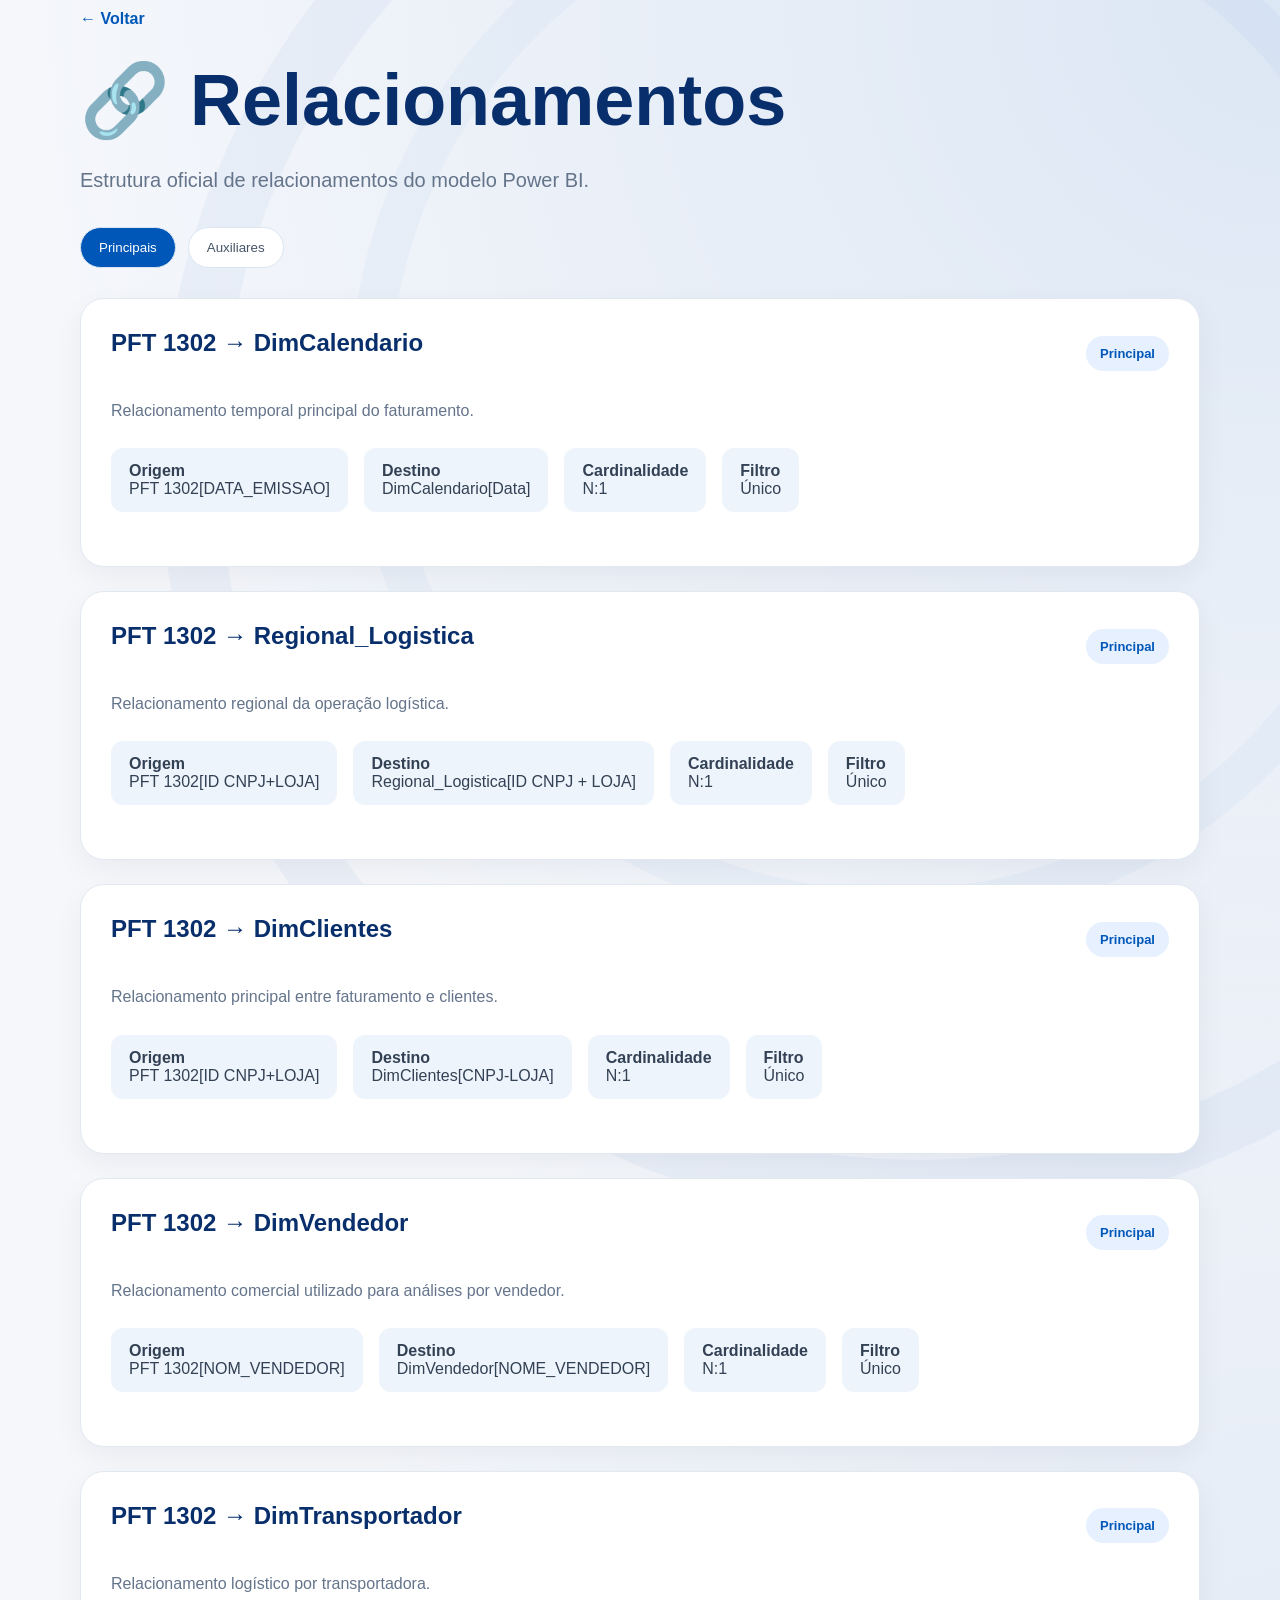
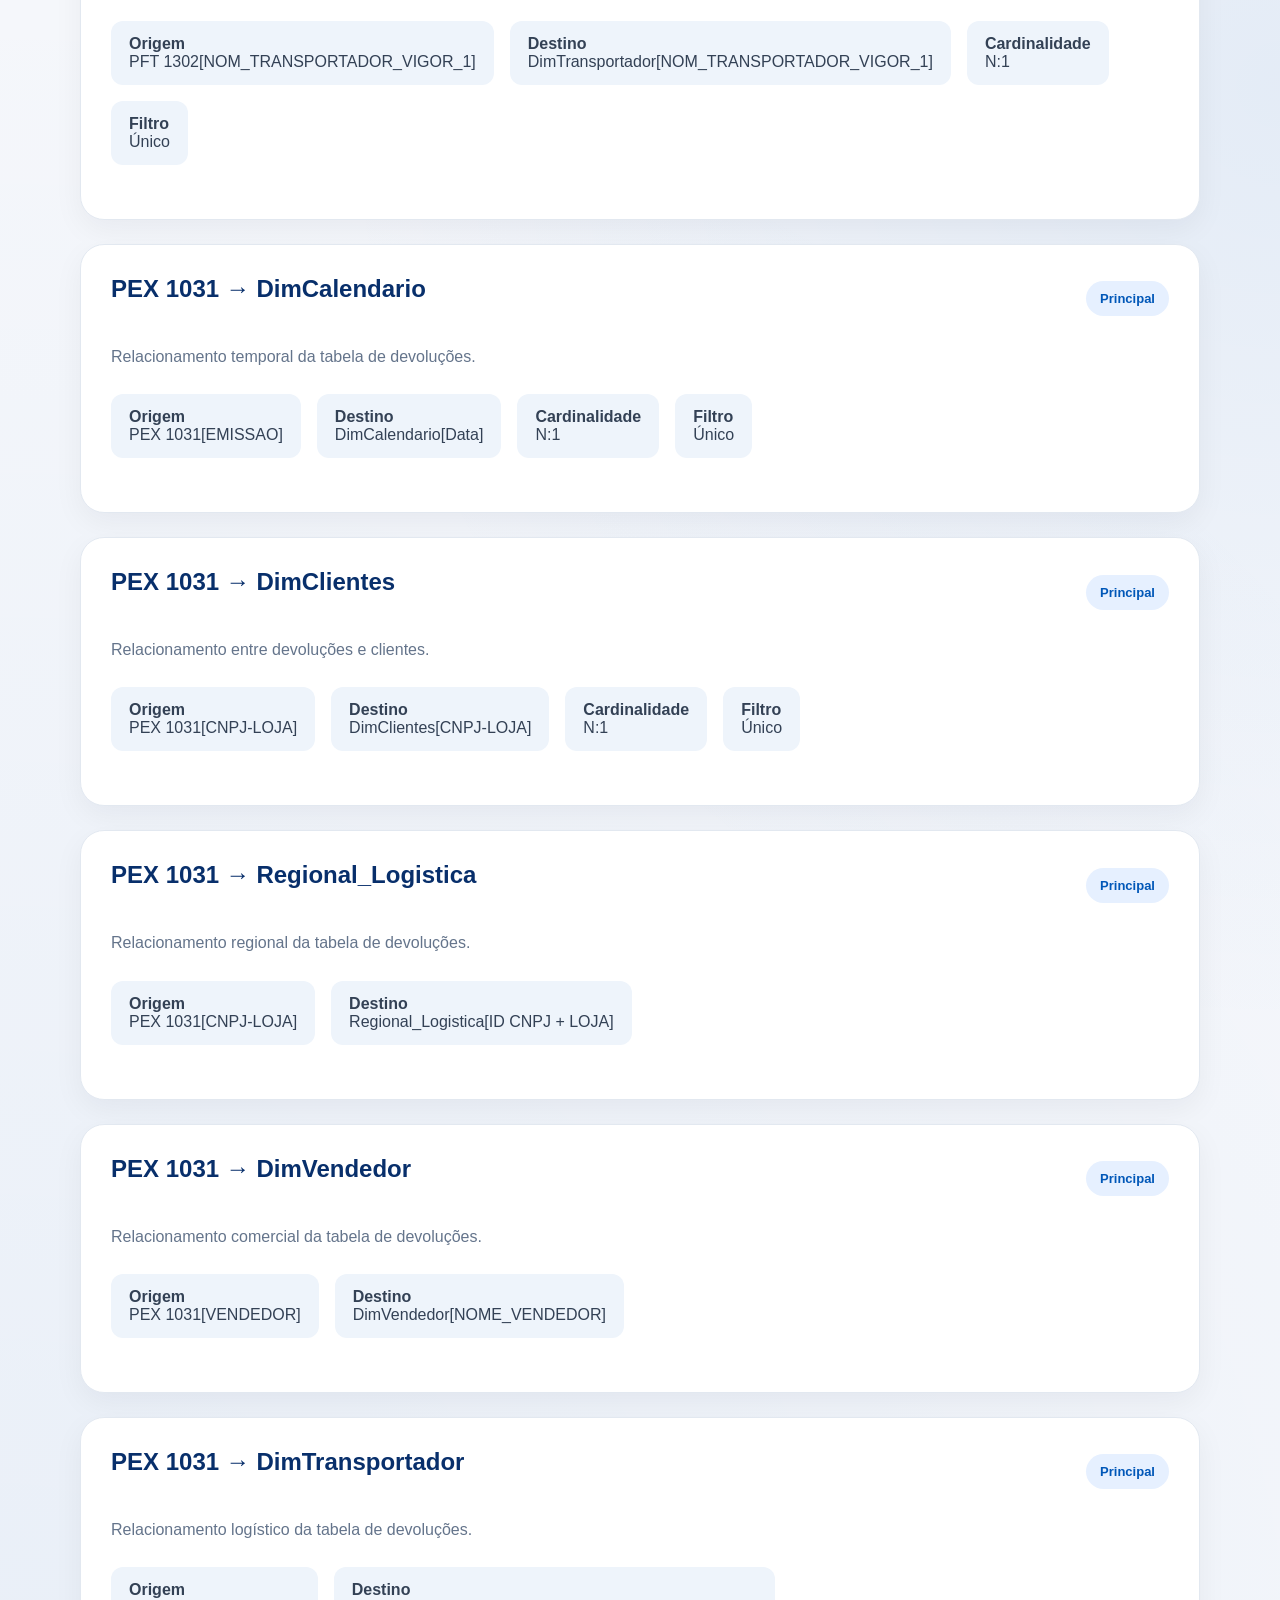
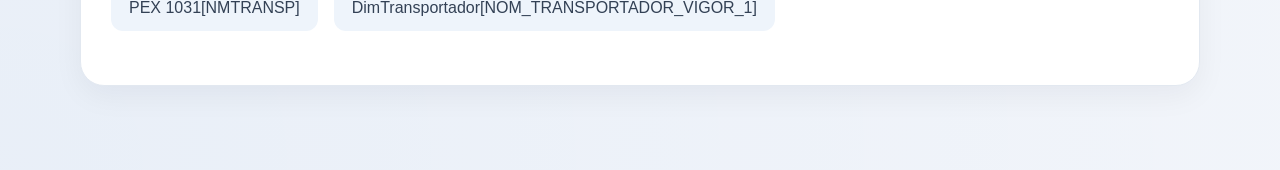
<file: relacionamentos.html>
<!DOCTYPE html>

<html lang="pt-BR">

<head>

  <meta charset="UTF-8">

<meta name="viewport"
     content="width=device-width, initial-scale=1.0">

  <title>Relacionamentos</title>
  
  <link rel="icon" type="image/png" href="favicon.png">
  <link rel="shortcut icon" href="favicon.png">

  <link rel="stylesheet" href="style.css">

</head>

<body>

  <main class="doc-page">

<a href="index.html"
   class="back-btn">

  ← Voltar

</a>

<h1>🔗 Relacionamentos</h1>

<p class="subtitle">
  Estrutura oficial de relacionamentos do modelo Power BI.
</p>

<!-- TABS -->

<div class="tabs">

  <button class="tab-btn active"
          onclick="showTab('principais', event)">

    Principais

  </button>

  <button class="tab-btn"
          onclick="showTab('auxiliares', event)">

    Auxiliares

  </button>

</div>

<!-- PRINCIPAIS -->

<div id="principais"
     class="tab-content active-tab">

  <!-- PFT 1302 -->

  <section class="doc-card">

    <div class="doc-header">

      <h2>PFT 1302 → DimCalendario</h2>

      <span class="doc-badge">
        Principal
      </span>

    </div>

    <p class="doc-description">
      Relacionamento temporal principal do faturamento.
    </p>

    <div class="info-group">

      <div class="info-item">
        <strong>Origem</strong><br>
        PFT 1302[DATA_EMISSAO]
      </div>

      <div class="info-item">
        <strong>Destino</strong><br>
        DimCalendario[Data]
      </div>

      <div class="info-item">
        <strong>Cardinalidade</strong><br>
        N:1
      </div>

      <div class="info-item">
        <strong>Filtro</strong><br>
        Único
      </div>

    </div>

  </section>

  <section class="doc-card">

    <div class="doc-header">

      <h2>PFT 1302 → Regional_Logistica</h2>

      <span class="doc-badge">
        Principal
      </span>

    </div>

    <p class="doc-description">
      Relacionamento regional da operação logística.
    </p>

    <div class="info-group">

      <div class="info-item">
        <strong>Origem</strong><br>
        PFT 1302[ID CNPJ+LOJA]
      </div>

      <div class="info-item">
        <strong>Destino</strong><br>
        Regional_Logistica[ID CNPJ + LOJA]
      </div>

      <div class="info-item">
        <strong>Cardinalidade</strong><br>
        N:1
      </div>

      <div class="info-item">
        <strong>Filtro</strong><br>
        Único
      </div>

    </div>

  </section>

  <section class="doc-card">

    <div class="doc-header">

      <h2>PFT 1302 → DimClientes</h2>

      <span class="doc-badge">
        Principal
      </span>

    </div>

    <p class="doc-description">
      Relacionamento principal entre faturamento e clientes.
    </p>

    <div class="info-group">

      <div class="info-item">
        <strong>Origem</strong><br>
        PFT 1302[ID CNPJ+LOJA]
      </div>

      <div class="info-item">
        <strong>Destino</strong><br>
        DimClientes[CNPJ-LOJA]
      </div>

      <div class="info-item">
        <strong>Cardinalidade</strong><br>
        N:1
      </div>

      <div class="info-item">
        <strong>Filtro</strong><br>
        Único
      </div>

    </div>

  </section>

  <section class="doc-card">

    <div class="doc-header">

      <h2>PFT 1302 → DimVendedor</h2>

      <span class="doc-badge">
        Principal
      </span>

    </div>

    <p class="doc-description">
      Relacionamento comercial utilizado para análises por vendedor.
    </p>

    <div class="info-group">

      <div class="info-item">
        <strong>Origem</strong><br>
        PFT 1302[NOM_VENDEDOR]
      </div>

      <div class="info-item">
        <strong>Destino</strong><br>
        DimVendedor[NOME_VENDEDOR]
      </div>

      <div class="info-item">
        <strong>Cardinalidade</strong><br>
        N:1
      </div>

      <div class="info-item">
        <strong>Filtro</strong><br>
        Único
      </div>

    </div>

  </section>

  <section class="doc-card">

    <div class="doc-header">

      <h2>PFT 1302 → DimTransportador</h2>

      <span class="doc-badge">
        Principal
      </span>

    </div>

    <p class="doc-description">
      Relacionamento logístico por transportadora.
    </p>

    <div class="info-group">

      <div class="info-item">
        <strong>Origem</strong><br>
        PFT 1302[NOM_TRANSPORTADOR_VIGOR_1]
      </div>

      <div class="info-item">
        <strong>Destino</strong><br>
        DimTransportador[NOM_TRANSPORTADOR_VIGOR_1]
      </div>

      <div class="info-item">
        <strong>Cardinalidade</strong><br>
        N:1
      </div>

      <div class="info-item">
        <strong>Filtro</strong><br>
        Único
      </div>

    </div>

  </section>

  <!-- PEX 1031 -->

  <section class="doc-card">

    <div class="doc-header">

      <h2>PEX 1031 → DimCalendario</h2>

      <span class="doc-badge">
        Principal
      </span>

    </div>

    <p class="doc-description">
      Relacionamento temporal da tabela de devoluções.
    </p>

    <div class="info-group">

      <div class="info-item">
        <strong>Origem</strong><br>
        PEX 1031[EMISSAO]
      </div>

      <div class="info-item">
        <strong>Destino</strong><br>
        DimCalendario[Data]
      </div>

      <div class="info-item">
        <strong>Cardinalidade</strong><br>
        N:1
      </div>

      <div class="info-item">
        <strong>Filtro</strong><br>
        Único
      </div>

    </div>

  </section>

  <section class="doc-card">

    <div class="doc-header">

      <h2>PEX 1031 → DimClientes</h2>

      <span class="doc-badge">
        Principal
      </span>

    </div>

    <p class="doc-description">
      Relacionamento entre devoluções e clientes.
    </p>

    <div class="info-group">

      <div class="info-item">
        <strong>Origem</strong><br>
        PEX 1031[CNPJ-LOJA]
      </div>

      <div class="info-item">
        <strong>Destino</strong><br>
        DimClientes[CNPJ-LOJA]
      </div>

      <div class="info-item">
        <strong>Cardinalidade</strong><br>
        N:1
      </div>

      <div class="info-item">
        <strong>Filtro</strong><br>
        Único
      </div>

    </div>

  </section>

  <section class="doc-card">

    <div class="doc-header">

      <h2>PEX 1031 → Regional_Logistica</h2>

      <span class="doc-badge">
        Principal
      </span>

    </div>

    <p class="doc-description">
      Relacionamento regional da tabela de devoluções.
    </p>

    <div class="info-group">

      <div class="info-item">
        <strong>Origem</strong><br>
        PEX 1031[CNPJ-LOJA]
      </div>

      <div class="info-item">
        <strong>Destino</strong><br>
        Regional_Logistica[ID CNPJ + LOJA]
      </div>

    </div>

  </section>

  <section class="doc-card">

    <div class="doc-header">

      <h2>PEX 1031 → DimVendedor</h2>

      <span class="doc-badge">
        Principal
      </span>

    </div>

    <p class="doc-description">
      Relacionamento comercial da tabela de devoluções.
    </p>

    <div class="info-group">

      <div class="info-item">
        <strong>Origem</strong><br>
        PEX 1031[VENDEDOR]
      </div>

      <div class="info-item">
        <strong>Destino</strong><br>
        DimVendedor[NOME_VENDEDOR]
      </div>

    </div>

  </section>

  <section class="doc-card">

    <div class="doc-header">

      <h2>PEX 1031 → DimTransportador</h2>

      <span class="doc-badge">
        Principal
      </span>

    </div>

    <p class="doc-description">
      Relacionamento logístico da tabela de devoluções.
    </p>

    <div class="info-group">

      <div class="info-item">
        <strong>Origem</strong><br>
        PEX 1031[NMTRANSP]
      </div>

      <div class="info-item">
        <strong>Destino</strong><br>
        DimTransportador[NOM_TRANSPORTADOR_VIGOR_1]
      </div>

    </div>

  </section>

</div>

<!-- AUXILIARES -->

<div id="auxiliares"
     class="tab-content">

  <section class="doc-card">

    <div class="doc-header">

      <h2>DimCalendario → LocalDateTable</h2>

      <span class="doc-badge">
        Auxiliar
      </span>

    </div>

    <p class="doc-description">
      Relacionamento auxiliar de datas locais do Power BI.
    </p>

  </section>

  <section class="doc-card">

    <div class="doc-header">

      <h2>DTime → LocalDateTable</h2>

      <span class="doc-badge">
        Auxiliar
      </span>

    </div>

    <p class="doc-description">
      Relacionamento auxiliar de atualização de data.
    </p>

  </section>

  <section class="doc-card">

    <div class="doc-header">

      <h2>DTime → LocalDateTable2</h2>

      <span class="doc-badge">
        Auxiliar
      </span>

    </div>

    <p class="doc-description">
      Relacionamento auxiliar de segunda data de atualização.
    </p>

  </section>

</div>

  </main>

  <script>

    function showTab(tabId, event) {

      const tabs =
        document.querySelectorAll(".tab-content");

      tabs.forEach(tab => {

        tab.classList.remove("active-tab");

      });

      document
        .getElementById(tabId)
        .classList.add("active-tab");

      const buttons =
        document.querySelectorAll(".tab-btn");

      buttons.forEach(btn => {

        btn.classList.remove("active");

      });

      event.target.classList.add("active");

    }

  </script>

</body>

</html>
</file>
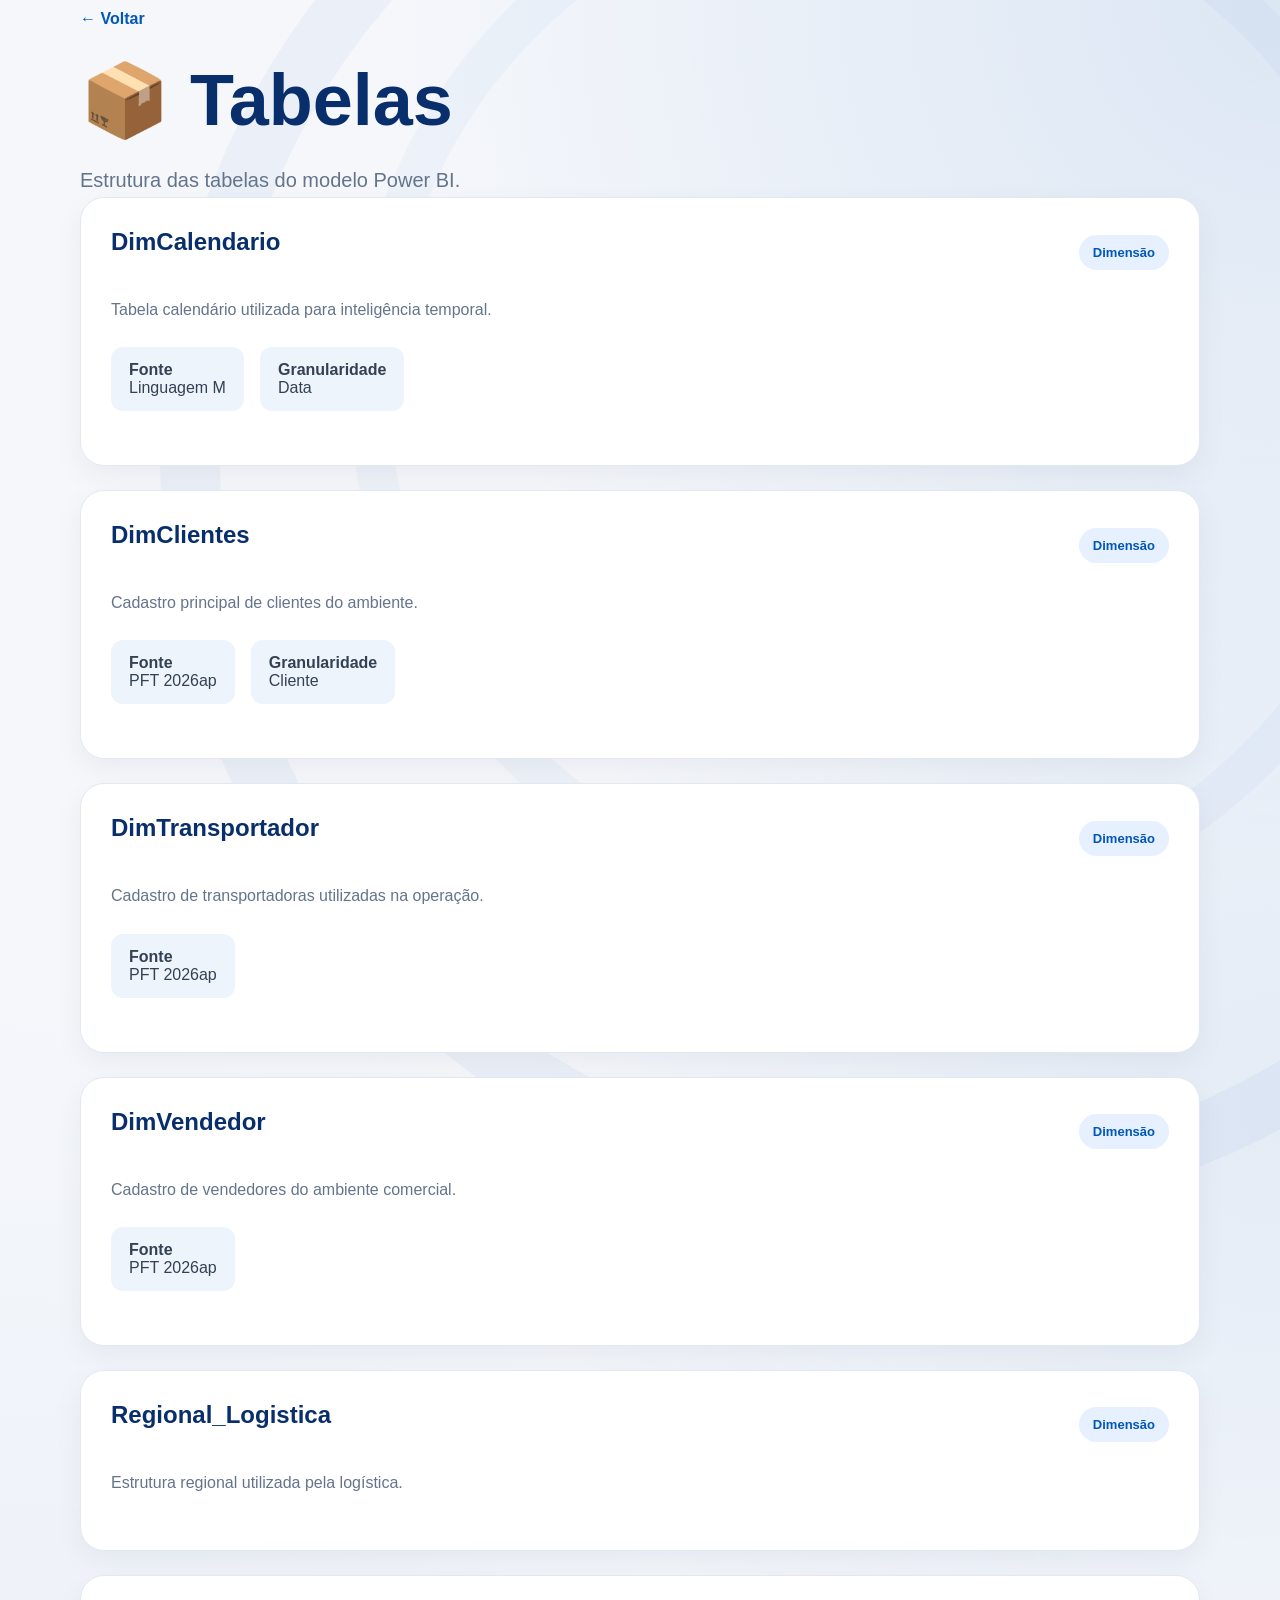
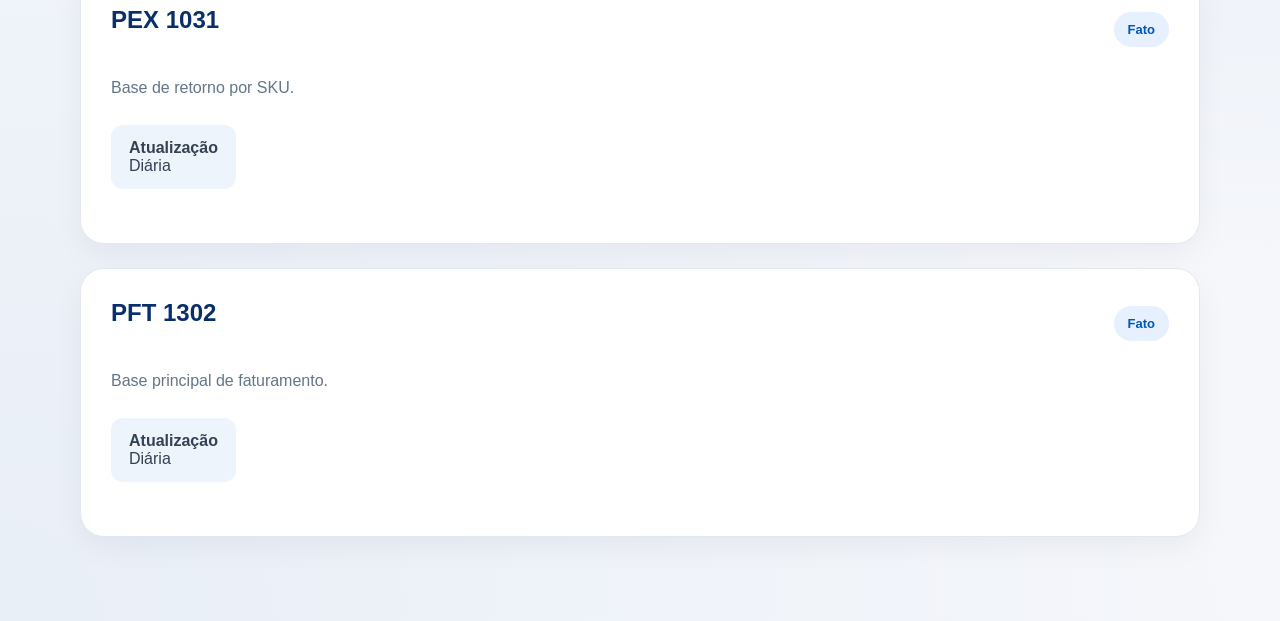
<file: tabelas.html>
<!DOCTYPE html>

<html lang="pt-BR">

<head>

  <meta charset="UTF-8">

<meta name="viewport"
     content="width=device-width, initial-scale=1.0">

  <title>Tabelas</title>
  
  <link rel="icon" type="image/png" href="favicon.png">
  <link rel="shortcut icon" href="favicon.png">

  <link rel="stylesheet" href="style.css">

</head>

<body>

  <main class="doc-page">

<a href="index.html"
   class="back-btn">

  ← Voltar

</a>

<h1>📦 Tabelas</h1>

<p class="subtitle">
  Estrutura das tabelas do modelo Power BI.
</p>

<!-- DIM CALENDARIO -->

<section class="doc-card">

  <div class="doc-header">

    <h2>DimCalendario</h2>

    <span class="doc-badge">
      Dimensão
    </span>

  </div>

  <p class="doc-description">
    Tabela calendário utilizada para inteligência temporal.
  </p>

  <div class="info-group">

    <div class="info-item">
      <strong>Fonte</strong><br>
      Linguagem M
    </div>

    <div class="info-item">
      <strong>Granularidade</strong><br>
      Data
    </div>

  </div>

</section>

<!-- DIM CLIENTES -->

<section class="doc-card">

  <div class="doc-header">

    <h2>DimClientes</h2>

    <span class="doc-badge">
      Dimensão
    </span>

  </div>

  <p class="doc-description">
    Cadastro principal de clientes do ambiente.
  </p>

  <div class="info-group">

    <div class="info-item">
      <strong>Fonte</strong><br>
      PFT 2026ap
    </div>

    <div class="info-item">
      <strong>Granularidade</strong><br>
      Cliente
    </div>

  </div>

</section>

<!-- DIM TRANSPORTADOR -->

<section class="doc-card">

  <div class="doc-header">

    <h2>DimTransportador</h2>

    <span class="doc-badge">
      Dimensão
    </span>

  </div>

  <p class="doc-description">
    Cadastro de transportadoras utilizadas na operação.
  </p>

  <div class="info-group">

    <div class="info-item">
      <strong>Fonte</strong><br>
      PFT 2026ap
    </div>

  </div>

</section>

<!-- DIM VENDEDOR -->

<section class="doc-card">

  <div class="doc-header">

    <h2>DimVendedor</h2>

    <span class="doc-badge">
      Dimensão
    </span>

  </div>

  <p class="doc-description">
    Cadastro de vendedores do ambiente comercial.
  </p>

  <div class="info-group">

    <div class="info-item">
      <strong>Fonte</strong><br>
      PFT 2026ap
    </div>

  </div>

</section>

<!-- REGIONAL LOGISTICA -->

<section class="doc-card">

  <div class="doc-header">

    <h2>Regional_Logistica</h2>

    <span class="doc-badge">
      Dimensão
    </span>

  </div>

  <p class="doc-description">
    Estrutura regional utilizada pela logística.
  </p>

</section>

<!-- PEX -->

<section class="doc-card">

  <div class="doc-header">

    <h2>PEX 1031</h2>

    <span class="doc-badge">
      Fato
    </span>

  </div>

  <p class="doc-description">
    Base de retorno por SKU.
  </p>

  <div class="info-group">

    <div class="info-item">
      <strong>Atualização</strong><br>
      Diária
    </div>

  </div>

</section>

<!-- PFT -->

<section class="doc-card">

  <div class="doc-header">

    <h2>PFT 1302</h2>

    <span class="doc-badge">
      Fato
    </span>

  </div>

  <p class="doc-description">
    Base principal de faturamento.
  </p>

  <div class="info-group">

    <div class="info-item">
      <strong>Atualização</strong><br>
      Diária
    </div>

  </div>

</section>

  </main>

</body>

</html>
</file>
<file: style.css>
* {
  margin: 0;
  padding: 0;
  box-sizing: border-box;
  }

body {

  margin: 0;

  padding: 10px 80px 60px 80px;

  font-family: "Segoe UI", sans-serif;

  color: #0f172a;

  background:

    radial-gradient(
      circle at top right,
      rgba(0,87,184,.10),
      transparent 35%
    ),

    radial-gradient(
      circle at center right,
      rgba(0,87,184,.07),
      transparent 45%
    ),

    radial-gradient(
      circle at bottom left,
      rgba(0,87,184,.05),
      transparent 50%
    ),

    #f5f7fb;
}

/* HERO */

.hero {

  position: relative;

  margin-bottom: 50px;
}

.logo {

  height: 90px;

  margin-bottom: 20px;
}

.tag {

color: #0057b8;

margin-bottom: 14px;

font-size: 13px;

font-weight: 600;

letter-spacing: 1px;

text-transform: uppercase;
}

h1 {

  font-size: 72px;

  font-family: "Segoe UI", sans-serif;

  font-weight: 700;

  color: #082f6b;

  margin-bottom: 20px;
}

.subtitle {

color: #64748b;

font-size: 20px;

line-height: 1.7;

max-width: 700px;
}

/* GRID */

.grid {

  display: grid;

  grid-template-columns: repeat(2, 1fr);

  gap: 32px;

  max-width: 1400px;

  margin: 0 auto 40px auto;
}

/* LINKS */

.nav-card {

text-decoration: none;

color: inherit;
}

/* CARDS */

.card {

  background: white;

  border: 1px solid #e2e8f0;

  border-radius: 28px;

  padding: 24px;

  min-height: 180px;

  display: flex;

  flex-direction: column;

  justify-content: flex-start;

  transition: .3s;

  box-shadow:
  0 10px 30px rgba(15,23,42,0.05);
}

.card:hover {

transform: translateY(-6px);

box-shadow:
0 20px 40px rgba(0,87,184,0.12);
}

.card-icon {

  width: 60px;

  height: 60px;

  display: flex;

  align-items: center;

  justify-content: center;

  background: #eef4fb;

  border-radius: 18px;

  font-size: 30px;

  margin-bottom: 12px;
}

.card h2 {

  font-size: 22px;

  color: #082f6b;

  margin-bottom: 12px;
}

.description {

  color: #64748b;

  line-height: 1.7;

  margin-top: auto;
}

/* DOCUMENTAÇÃO */

.doc-page {

max-width: 1200px;

margin: auto;
}

.back-btn {

display: inline-block;

margin-bottom: 30px;

text-decoration: none;

color: #0057b8;

font-weight: 600;
}

.doc-card {

background: white;

border: 1px solid #e2e8f0;

border-radius: 24px;

padding: 30px;

margin-bottom: 24px;

box-shadow:
0 10px 30px rgba(15,23,42,0.05);
}

.doc-header {

display: flex;

justify-content: space-between;

align-items: center;

margin-bottom: 20px;
}

.doc-badge {

background: #e6f0ff;

color: #0057b8;

padding: 10px 14px;

border-radius: 999px;

font-size: 13px;

font-weight: bold;
}

.doc-description {

color: #64748b;

line-height: 1.7;

margin-bottom: 24px;
}

/* INFO */

.info-group {

display: flex;

flex-wrap: wrap;

gap: 16px;

margin: 24px 0;
}

.info-item {

background: #eef4fb;

color: #334155;

padding: 14px 18px;

border-radius: 12px;
}

/* TABELAS */

.doc-table {

width: 100%;

border-collapse: collapse;

margin-top: 20px;
}

.doc-table th {

background: #eef4fb;

color: #082f6b;

text-align: left;

padding: 14px;
}

.doc-table td {

padding: 14px;

border-top: 1px solid #e2e8f0;
}

/* CÓDIGO */

.big-code {

display: block;

background: #eef4fb;

color: #0057b8;

padding: 24px;

border-radius: 16px;

margin-top: 16px;

overflow-x: auto;

line-height: 1.8;
}

pre.big-code {

background: #eef4fb;

color: #0057b8;

padding: 24px;

border-radius: 16px;

overflow-x: auto;
}

/* TÍTULOS */

.doc-card h2 {

color: #082f6b;

margin-bottom: 20px;
}

.doc-card h3 {

color: #082f6b;

margin: 24px 0 12px;
}

.doc-card ul {

padding-left: 20px;
}

.doc-card li {

margin-bottom: 10px;
}

/* TABS */

.tabs {

display: flex;

gap: 12px;

margin: 30px 0;

flex-wrap: wrap;
}

.tab-btn {

background: white;

border: 1px solid #dbe5f0;

color: #475569;

padding: 12px 18px;

border-radius: 999px;

cursor: pointer;

transition: .3s;
}

.tab-btn:hover {

border-color: #0057b8;

color: #0057b8;
}

.tab-btn.active {

background: #0057b8;

color: white;
}

.tab-content {

display: none;
}

.active-tab {

display: block;
}

/* MEDIDAS */

.measure-card {

background: white;

border: 1px solid #e2e8f0;

border-radius: 20px;

margin-bottom: 18px;

overflow: hidden;

box-shadow:
0 10px 30px rgba(15,23,42,0.05);
}

.measure-card summary {

list-style: none;

cursor: pointer;

padding: 24px;

display: flex;

justify-content: space-between;

align-items: center;

font-size: 18px;

font-weight: 600;
}

.measure-card summary::-webkit-details-marker {

display: none;
}

.measure-content {

padding: 24px;

border-top: 1px solid #e2e8f0;
}

.measure-title {

color: #082f6b;
}

/* RESPONSIVO */

@media (max-width: 768px) {

body {


padding: 24px;


}

h1 {


font-size: 46px;


}

.doc-header {


flex-direction: column;

align-items: flex-start;

gap: 16px;

}

.info-group {

flex-direction: column;

}
}

.about-hub {

  background: white;

  border: 1px solid #e2e8f0;

  border-radius: 28px;

  padding: 40px;

  margin: 0 auto 40px auto;

  max-width: 1400px;

  box-shadow:
  0 10px 30px rgba(15,23,42,0.05);
}

.about-hub h2 {

color: #082f6b;

margin-bottom: 16px;

font-size: 32px;
}

.about-hub p {

color: #64748b;

line-height: 1.8;

font-size: 18px;

max-width: 1000px;
}

@media (max-width: 1200px) {

.grid {

grid-template-columns:
repeat(2, 1fr);

}

}

@media (max-width: 768px) {

.grid {

grid-template-columns:
1fr;

}

}

html,
body {

  overflow-x: hidden;
}

.hero {

  overflow: hidden;
}

body::before {

  content: "";

  position: fixed;

  top: -300px;

  right: -400px;

  width: 1400px;

  height: 1400px;

  border-radius: 50%;

  border: 60px solid rgba(0,87,184,0.04);

  pointer-events: none;

  z-index: -1;
}

body::after {

  content: "";

  position: fixed;

  top: -150px;

  right: -150px;

  width: 1000px;

  height: 1000px;

  border-radius: 50%;

  border: 40px solid rgba(0,87,184,0.03);

  pointer-events: none;

  z-index: -1;
}
</file>
